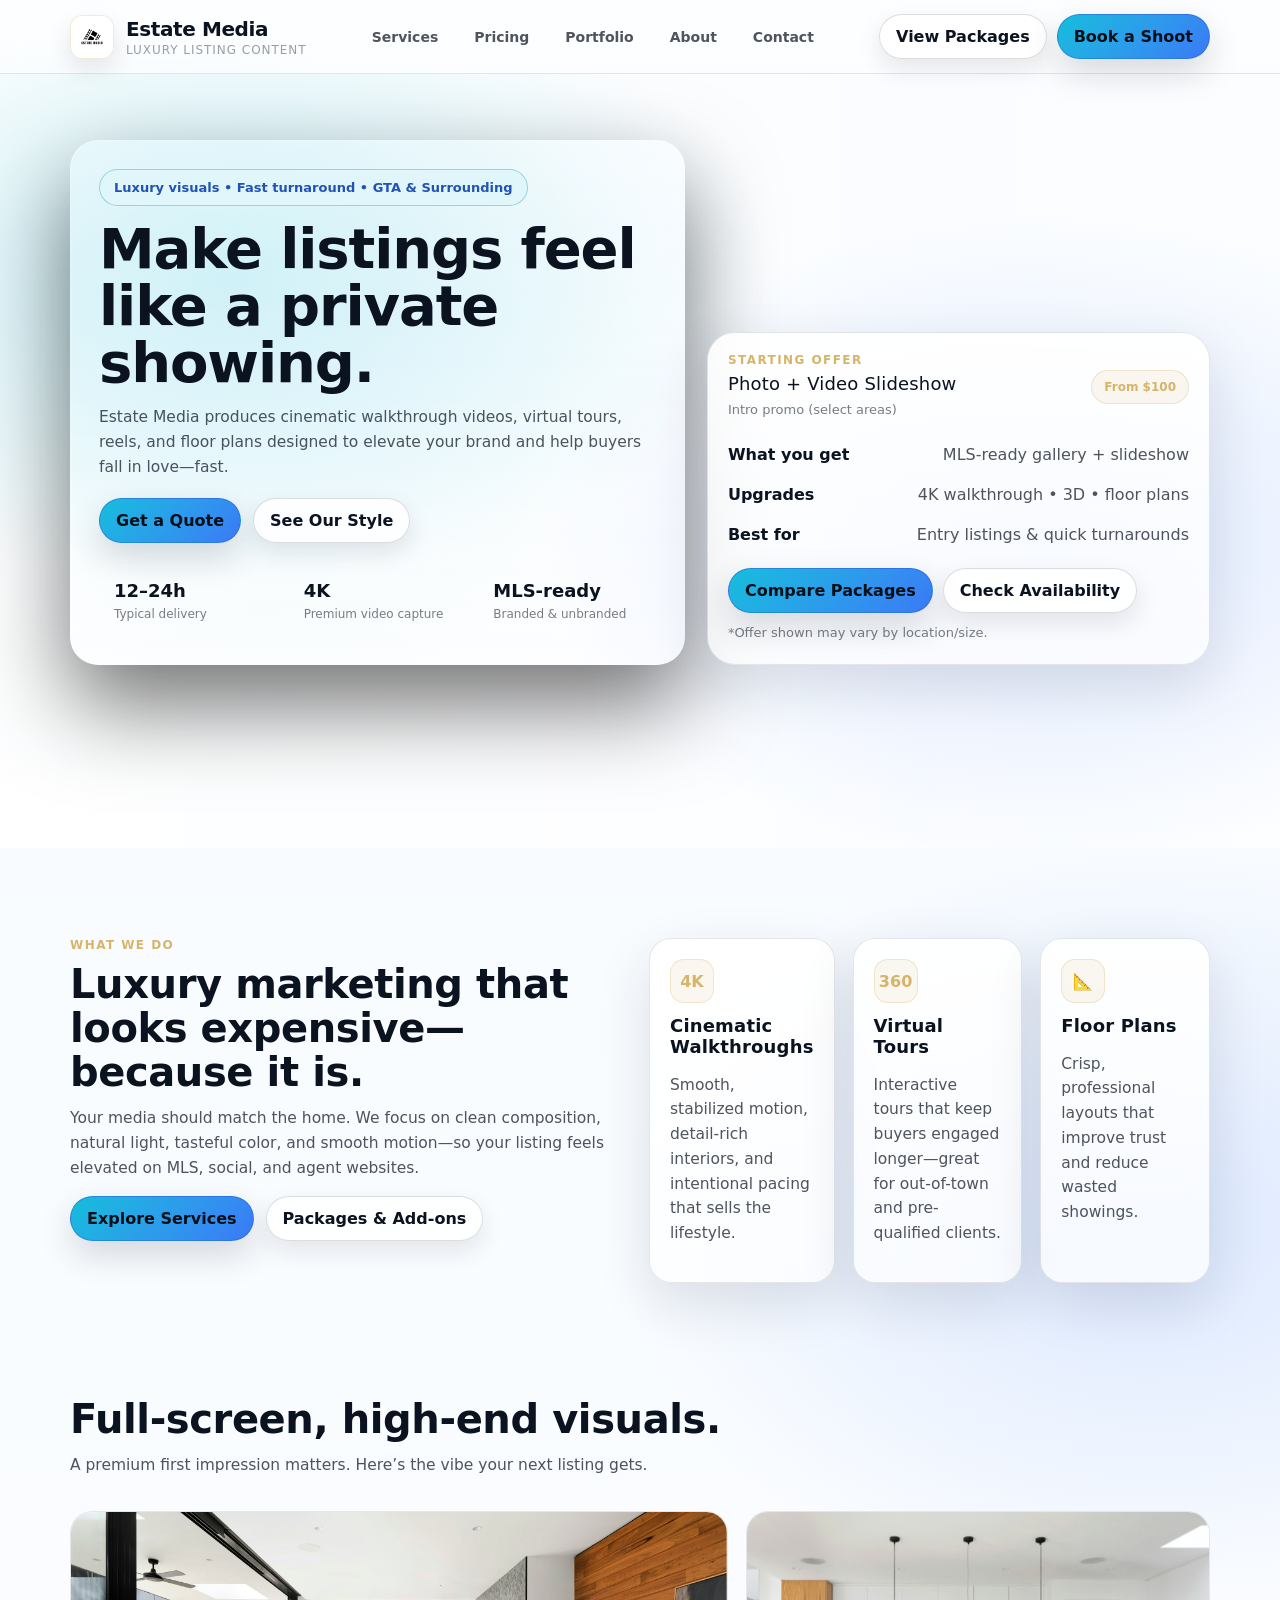
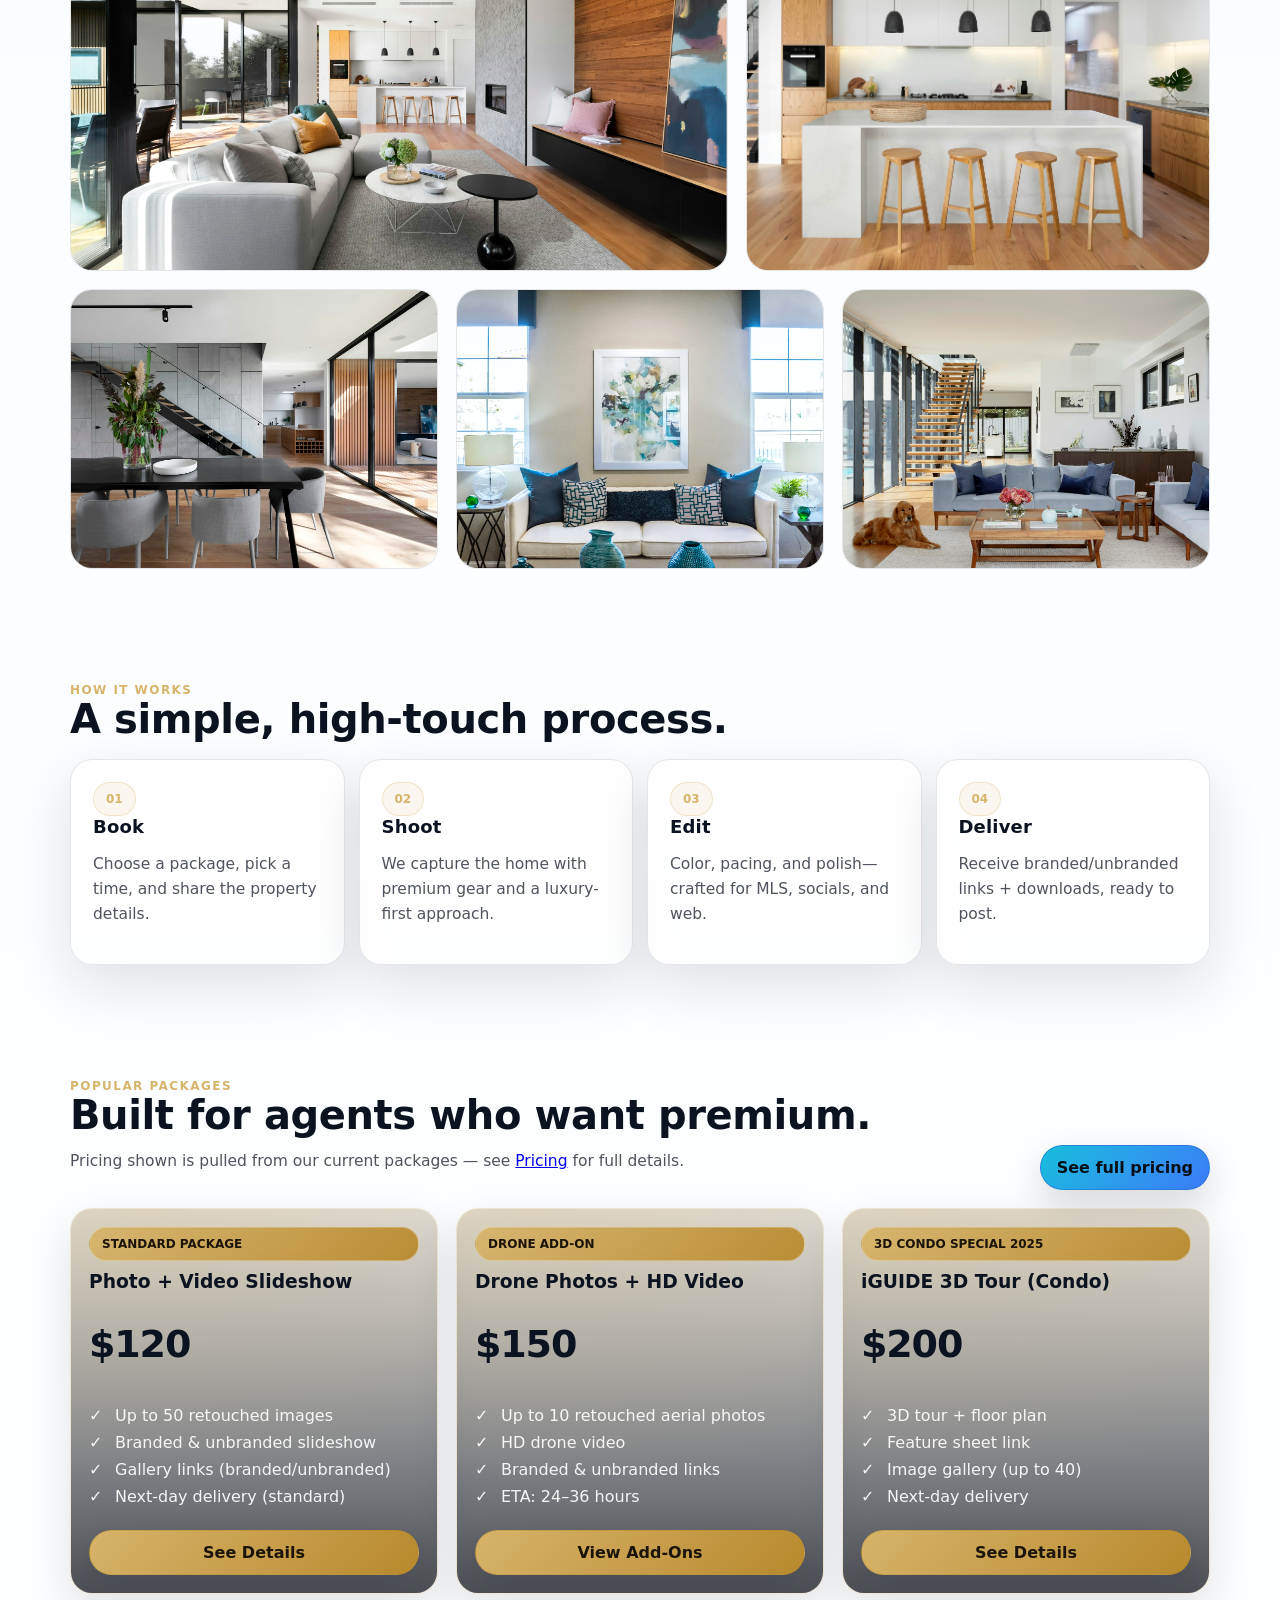
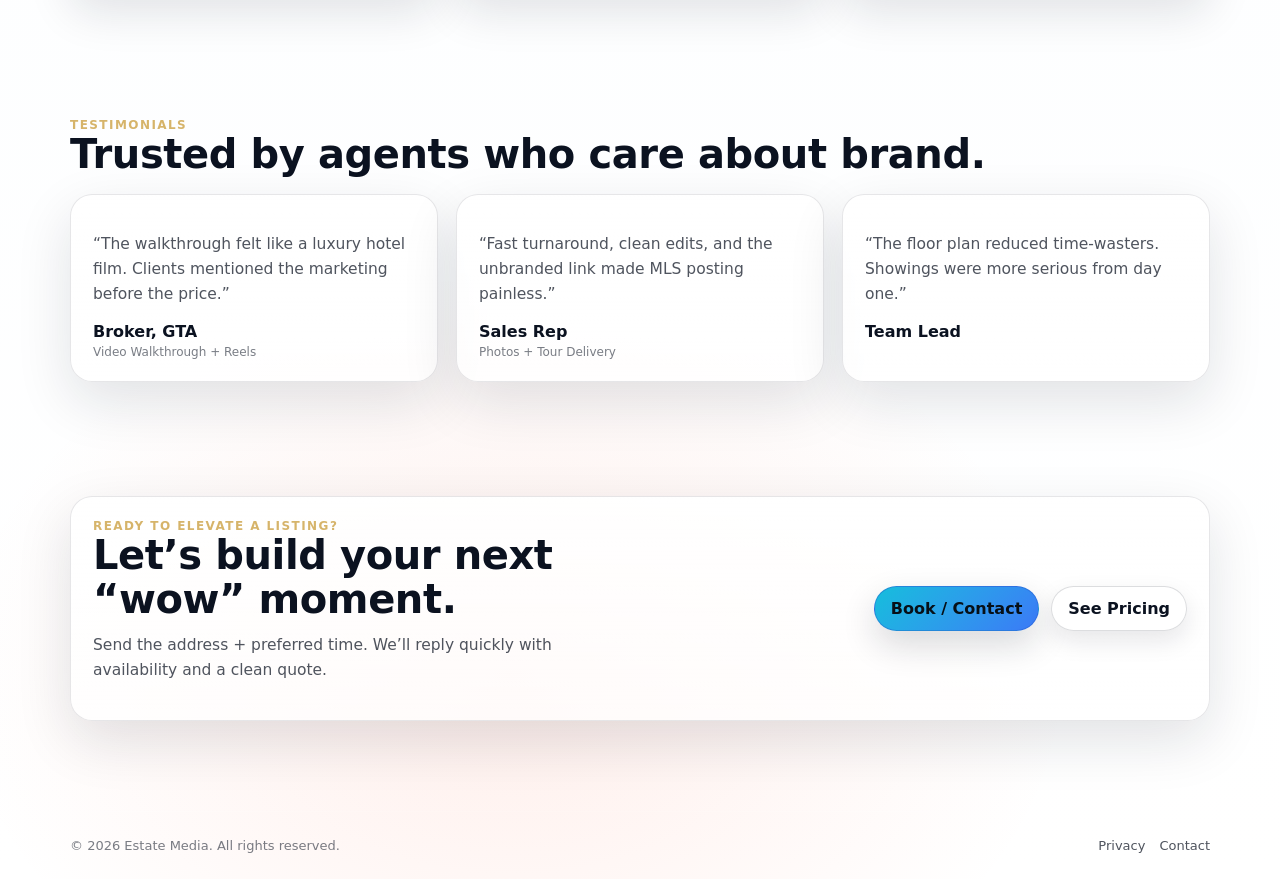
<file: index.html>
<!doctype html>
<html lang="en">

<head>
  <meta charset="utf-8" />
  <meta name="viewport" content="width=device-width, initial-scale=1" />
  <title>Estate Media — Luxury Real Estate Walkthroughs & Virtual Tours</title>
  <meta name="description"
    content="Estate Media creates luxury real estate walkthrough videos, virtual tours, reels, and floor plans across the GTA. Premium visuals. Fast turnaround." />
  <link rel="stylesheet" href="css/style.css" />
</head>

<body class="theme-ocean">
  <header class="topbar">
    <div class="container">
      <div class="nav">
        <a class="brand" href="index.html" aria-label="Estate Media home">
          <img class="logo" src="assets/img/logo.png" alt="Estate Media logo" />
          <div>
            <strong>Estate Media</strong>
            <span>Luxury Listing Content</span>
          </div>
        </a>

        <nav class="navlinks" aria-label="Primary navigation">
          <a href="services.html">Services</a>
          <a href="pricing.html">Pricing</a>
          <a href="portfolio.html">Portfolio</a>
          <a href="about.html">About</a>
          <a href="contact.html">Contact</a>
        </nav>

        <div class="nav-cta">
          <a class="btn secondary" href="pricing.html">View Packages</a>
          <a class="btn" href="contact.html">Book a Shoot</a>
          <button class="menuBtn" data-menu-btn aria-expanded="false" aria-controls="mobileMenu">Menu</button>
        </div>
      </div>

      <div id="mobileMenu" class="mobileMenu" data-mobile-menu data-open="false">
        <a href="services.html">Services</a>
        <a href="pricing.html">Pricing</a>
        <a href="portfolio.html">Portfolio</a>
        <a href="about.html">About</a>
        <a href="contact.html">Contact</a>
      </div>
    </div>
  </header>

  <main>
    <section class="hero">
      <div class="heroBg" aria-hidden="true"></div>
      <div class="container">
        <div class="heroInner">
          <div class="heroCard">
            <div class="badge">Luxury visuals • Fast turnaround • GTA & Surrounding</div>
            <h1 class="h1" style="margin-top:14px">Make listings feel like a private showing.</h1>
            <p class="p" style="margin-top:14px">
              Estate Media produces cinematic walkthrough videos, virtual tours, reels, and floor plans designed to
              elevate your brand and help buyers fall in love—fast.
            </p>

            <div class="heroActions">
              <a class="btn" href="contact.html">Get a Quote</a>
              <a class="btn secondary" href="portfolio.html">See Our Style</a>
            </div>

            <div class="heroStats">
              <div class="stat">
                <b>12–24h</b>
                <span>Typical delivery</span>
              </div>
              <div class="stat">
                <b>4K</b>
                <span>Premium video capture</span>
              </div>
              <div class="stat">
                <b>MLS-ready</b>
                <span>Branded & unbranded</span>
              </div>
            </div>
          </div>

          <aside class="heroAside">
            <div class="card asideCard">
              <div class="row">
                <div>
                  <div class="kicker">Starting Offer</div>
                  <div class="h3" style="margin-top:6px">Photo + Video Slideshow</div>
                  <div class="small" style="margin-top:6px">Intro promo (select areas)</div>
                </div>
                <div class="pill">From $100</div>
              </div>
              <ul class="list">
                <li><span>What you get</span> MLS-ready gallery + slideshow</li>
                <li><span>Upgrades</span> 4K walkthrough • 3D • floor plans</li>
                <li><span>Best for</span> Entry listings & quick turnarounds</li>
              </ul>
              <div style="margin-top:14px; display:flex; gap:10px; flex-wrap:wrap">
                <a class="btn" href="pricing.html">Compare Packages</a>
                <a class="btn secondary" href="contact.html">Check Availability</a>
              </div>
              <div class="small" style="margin-top:10px">
                *Offer shown may vary by location/size.
              </div>
            </div>
          </aside>
        </div>
      </div>
    </section>

    <section class="section">
      <div class="container">
        <div class="split">
          <div>
            <div class="kicker">What we do</div>
            <h2 class="h2" style="margin-top:10px">Luxury marketing that looks expensive—because it is.</h2>
            <p class="p" style="margin-top:12px">
              Your media should match the home. We focus on clean composition, natural light, tasteful color, and smooth
              motion—so your listing feels elevated on MLS, social, and agent websites.
            </p>
            <div style="margin-top:16px; display:flex; gap:12px; flex-wrap:wrap">
              <a class="btn" href="services.html">Explore Services</a>
              <a class="btn secondary" href="pricing.html">Packages & Add-ons</a>
            </div>
          </div>

          <div class="grid features">
            <div class="card feature">
              <div class="icon">4K</div>
              <h3 class="h3">Cinematic Walkthroughs</h3>
              <p class="p">Smooth, stabilized motion, detail-rich interiors, and intentional pacing that sells the
                lifestyle.</p>
            </div>
            <div class="card feature">
              <div class="icon">360</div>
              <h3 class="h3">Virtual Tours</h3>
              <p class="p">Interactive tours that keep buyers engaged longer—great for out-of-town and pre-qualified
                clients.</p>
            </div>
            <div class="card feature">
              <div class="icon">📐</div>
              <h3 class="h3">Floor Plans</h3>
              <p class="p">Crisp, professional layouts that improve trust and reduce wasted showings.</p>
            </div>
          </div>
        </div>
      </div>
    </section>

    <section class="section tight-top" id="showcase">
      <div class="container">
        <div style="display:flex; justify-content:space-between; gap:18px; flex-wrap:wrap; align-items:end">
          <div>
            <h2 class="h2" style="margin-top:10px">Full-screen, high-end visuals.</h2>
            <p class="p" style="margin-top:12px; max-width:62ch">A premium first impression matters. Here’s the vibe
              your next listing gets.</p>
          </div>

        </div>

        <div class="grid gallery" style="margin-top:18px">
          <div class="gItem g1">
            <img alt="Luxury mansion exterior" src="assets/img/luxury-mansion.jpeg" />
          </div>
          <div class="gItem g2">
            <img alt="Luxury modern living room" src="assets/img/luxury-living.jpeg" />
          </div>
          <div class="gItem g3">
            <img alt="Luxury kitchen" src="assets/img/luxury-interior.jpeg" />
          </div>
          <div class="gItem g4">
            <img alt="Luxury bedroom" src="assets/img/luxury-pool.jpeg" />
          </div>
          <div class="gItem g5">
            <img alt="Luxury staircase" src="assets/img/luxury-staircase.jpeg" />
          </div>
        </div>
      </div>
    </section>

    <section class="section tight-top">
      <div class="container">
        <div class="kicker">How it works</div>
        <h2 class="h2" style="margin-top:10px">A simple, high-touch process.</h2>

        <div class="grid" style="grid-template-columns:repeat(4,1fr); gap:14px; margin-top:18px">
          <div class="card pad">
            <div class="pill">01</div>
            <h3 class="h3" style="margin-top:12px">Book</h3>
            <p class="p">Choose a package, pick a time, and share the property details.</p>
          </div>
          <div class="card pad">
            <div class="pill">02</div>
            <h3 class="h3" style="margin-top:12px">Shoot</h3>
            <p class="p">We capture the home with premium gear and a luxury-first approach.</p>
          </div>
          <div class="card pad">
            <div class="pill">03</div>
            <h3 class="h3" style="margin-top:12px">Edit</h3>
            <p class="p">Color, pacing, and polish—crafted for MLS, socials, and web.</p>
          </div>
          <div class="card pad">
            <div class="pill">04</div>
            <h3 class="h3" style="margin-top:12px">Deliver</h3>
            <p class="p">Receive branded/unbranded links + downloads, ready to post.</p>
          </div>
        </div>
      </div>
    </section>

    <section class="section tight-top">
      <div class="container">
        <div style="display:flex; justify-content:space-between; align-items:end; gap:18px; flex-wrap:wrap">
          <div>
            <div class="kicker">Popular packages</div>
            <h2 class="h2" style="margin-top:10px">Built for agents who want premium.</h2>
            <p class="p" style="margin-top:12px; max-width:70ch">Pricing shown is pulled from our current packages — see
              <a href="pricing.html">Pricing</a> for full details.
            </p>
          </div>
          <a class="btn" href="pricing.html">See full pricing</a>
        </div>


        <div class="grid prices prices--home" style="margin-top:18px">
          <article class="card price-card price-card--image"
            style="--cardbg:url('https://images.unsplash.com/photo-1600585154340-be6161a56a0c?auto=format&fit=crop&w=1600&q=80')">
            <div class="price-card__overlay">
              <div class="pill pill--gold">STANDARD PACKAGE</div>
              <h3>Photo + Video Slideshow</h3>
              <div class="price-row">
                <div class="price">$120</div>
              </div>
              <ul class="checklist on-dark">
                <li>Up to 50 retouched images</li>
                <li>Branded & unbranded slideshow</li>
                <li>Gallery links (branded/unbranded)</li>
                <li>Next-day delivery (standard)</li>
              </ul>
              <a class="btn gold" href="pricing.html">See Details</a>
            </div>
          </article>

          <article class="card price-card price-card--image"
            style="--cardbg:url('https://images.unsplash.com/photo-1523413651479-597eb2da0ad6?auto=format&fit=crop&w=1600&q=80')">
            <div class="price-card__overlay">
              <div class="pill pill--gold">DRONE ADD-ON</div>
              <h3>Drone Photos + HD Video</h3>
              <div class="price-row">
                <div class="price">$150</div>
              </div>
              <ul class="checklist on-dark">
                <li>Up to 10 retouched aerial photos</li>
                <li>HD drone video</li>
                <li>Branded & unbranded links</li>
                <li>ETA: 24–36 hours</li>
              </ul>
              <a class="btn gold" href="pricing.html#addons">View Add-Ons</a>
            </div>
          </article>

          <article class="card price-card price-card--image"
            style="--cardbg:url('https://images.unsplash.com/photo-1560448204-e02f11c3d0e2?auto=format&fit=crop&w=1600&q=80')">
            <div class="price-card__overlay">
              <div class="pill pill--gold">3D CONDO SPECIAL 2025</div>
              <h3>iGUIDE 3D Tour (Condo)</h3>
              <div class="price-row">
                <div class="price">$200</div>
              </div>
              <ul class="checklist on-dark">
                <li>3D tour + floor plan</li>
                <li>Feature sheet link</li>
                <li>Image gallery (up to 40)</li>
                <li>Next-day delivery</li>
              </ul>
              <a class="btn gold" href="pricing.html">See Details</a>
            </div>
          </article>
        </div>



        <div class="small" style="margin-top:10px">
        </div>
      </div>
    </section>

    <section class="section tight-top">
      <div class="container">
        <div class="kicker">Testimonials</div>
        <h2 class="h2" style="margin-top:10px">Trusted by agents who care about brand.</h2>

        <div class="grid testimonials" style="margin-top:18px">
          <div class="card quote">
            <p class="p">“The walkthrough felt like a luxury hotel film. Clients mentioned the marketing before the
              price.”</p>
            <div class="name">Broker, GTA</div>
            <div class="role">Video Walkthrough + Reels</div>
          </div>
          <div class="card quote">
            <p class="p">“Fast turnaround, clean edits, and the unbranded link made MLS posting painless.”</p>
            <div class="name">Sales Rep</div>
            <div class="role">Photos + Tour Delivery</div>
          </div>
          <div class="card quote">
            <p class="p">“The floor plan reduced time-wasters. Showings were more serious from day one.”</p>
            <div class="name">Team Lead</div>
          </div>
        </div>
      </div>
    </section>

    <section class="section tight-top">
      <div class="container">
        <div class="card pad">
          <div class="split" style="align-items:center">
            <div>
              <div class="kicker">Ready to elevate a listing?</div>
              <h2 class="h2" style="margin-top:10px">Let’s build your next “wow” moment.</h2>
              <p class="p" style="margin-top:12px">Send the address + preferred time. We’ll reply quickly with
                availability and a clean quote.</p>
            </div>
            <div style="display:flex; gap:12px; justify-content:flex-end; flex-wrap:wrap">
              <a class="btn" href="contact.html">Book / Contact</a>
              <a class="btn secondary" href="pricing.html">See Pricing</a>
            </div>
          </div>
        </div>
      </div>
    </section>
  </main>

  <footer class="footer">
    <div class="container" style="display:flex; justify-content:space-between; gap:14px; flex-wrap:wrap">
      <div>© <span id="year"></span> Estate Media. All rights reserved.</div>
      <div style="display:flex; gap:14px; flex-wrap:wrap">
        <a href="privacy.html">Privacy</a>
        <a href="contact.html">Contact</a>
      </div>
    </div>
  </footer>

  <script src="js/main.js"></script>
  <script>
    document.getElementById('year').textContent = new Date().getFullYear();
  </script>
</body>

</html>
</file>
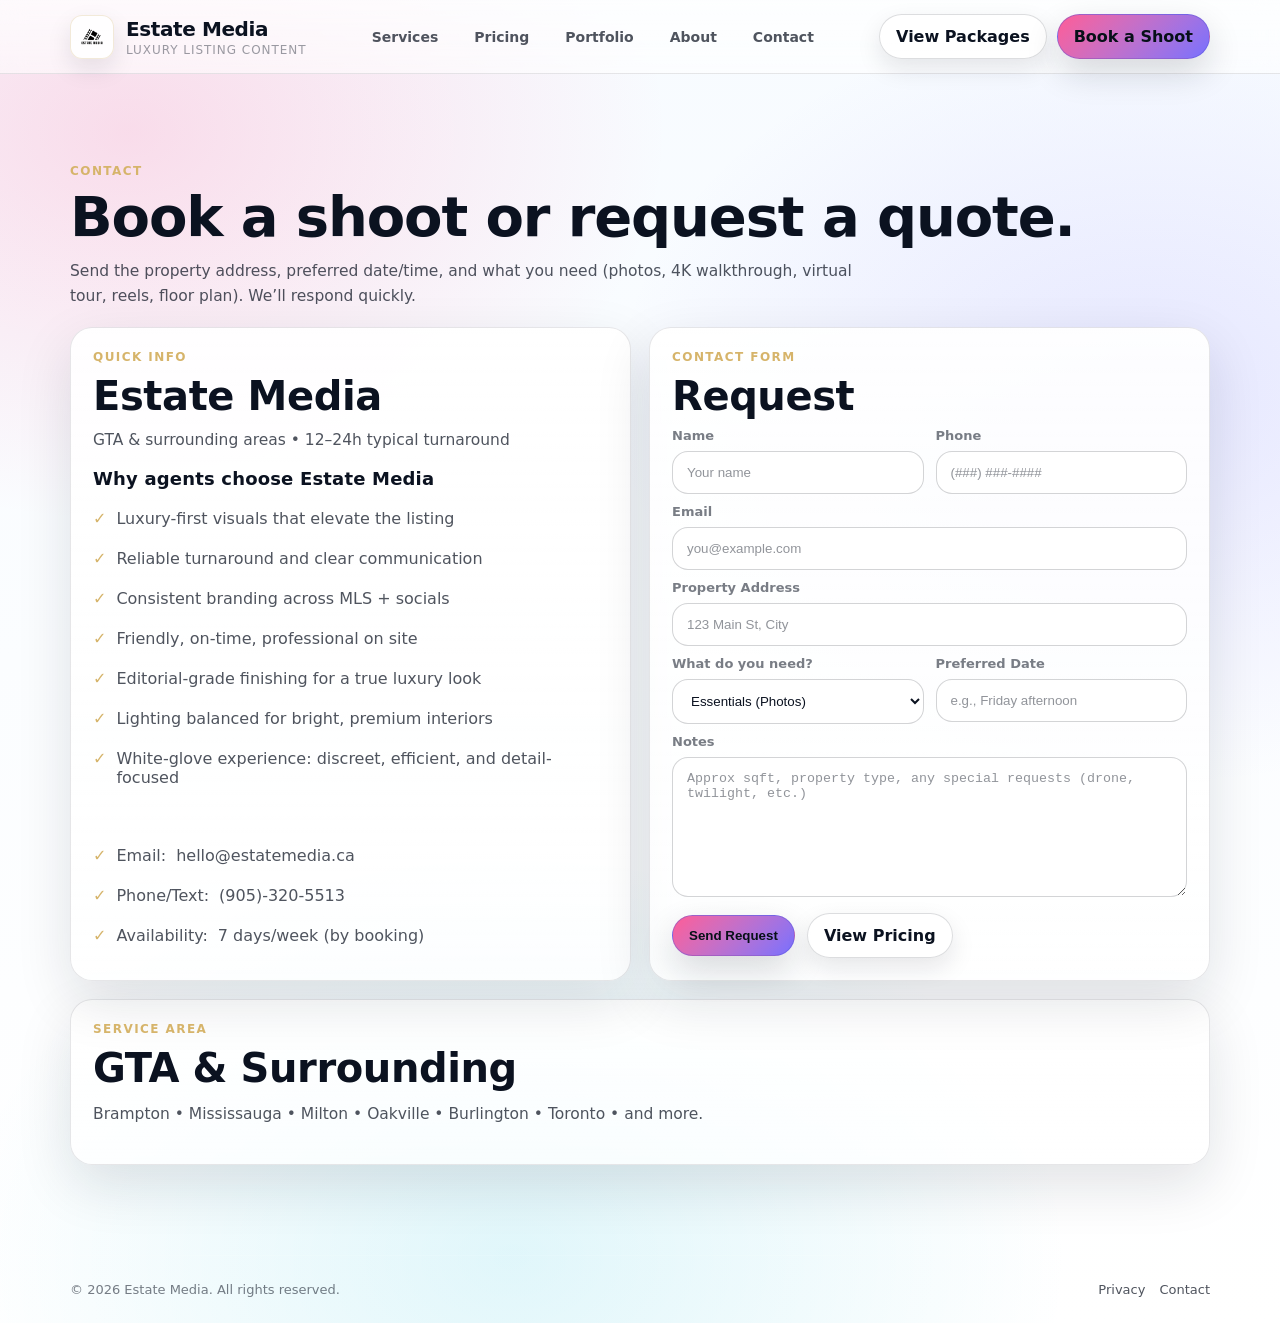
<file: contact.html>
<!doctype html>
<html lang="en">

<head>
  <meta charset="utf-8" />
  <meta name="viewport" content="width=device-width, initial-scale=1" />
  <title>Contact — Estate Media</title>
  <meta name="description"
    content="Contact Estate Media to book luxury real estate photos, walkthrough videos, and virtual tours." />
  <link rel="stylesheet" href="css/style.css" />
</head>

<body class="theme-rose">
  <header class="topbar">
    <div class="container">
      <div class="nav">
        <a class="brand" href="index.html" aria-label="Estate Media home">
          <img class="logo" src="assets/img/logo.png" alt="Estate Media logo" />
          <div>
            <strong>Estate Media</strong>
            <span>Luxury Listing Content</span>
          </div>
        </a>
        <nav class="navlinks" aria-label="Primary navigation">
          <a href="services.html">Services</a>
          <a href="pricing.html">Pricing</a>
          <a href="portfolio.html">Portfolio</a>
          <a href="about.html">About</a>
          <a href="contact.html">Contact</a>
        </nav>
        <div class="nav-cta">
          <a class="btn secondary" href="pricing.html">View Packages</a>
          <a class="btn" href="contact.html">Book a Shoot</a>
          <button class="menuBtn" data-menu-btn aria-expanded="false" aria-controls="mobileMenu">Menu</button>
        </div>
      </div>
      <div id="mobileMenu" class="mobileMenu" data-mobile-menu data-open="false">
        <a href="services.html">Services</a>
        <a href="pricing.html">Pricing</a>
        <a href="portfolio.html">Portfolio</a>
        <a href="about.html">About</a>
        <a href="contact.html">Contact</a>
      </div>
    </div>
  </header>

  <main>
    <section class="section">
      <div class="container">
        <div class="kicker">Contact</div>
        <h1 class="h1" style="margin-top:10px">Book a shoot or request a quote.</h1>
        <p class="p" style="margin-top:14px; max-width:82ch">Send the property address, preferred date/time, and what
          you need (photos, 4K walkthrough, virtual tour, reels, floor plan). We’ll respond quickly.</p>

        <div class="grid" style="grid-template-columns:1fr 1fr; gap:18px; margin-top:18px">
          <div class="card pad">
            <div class="kicker">Quick info</div>
            <h2 class="h2" style="margin-top:10px">Estate Media</h2>
            <p class="p" style="margin-top:10px">GTA & surrounding areas • 12–24h typical turnaround</p>
            <ul class="checks" style="margin-top:10px">
              <!-- Why agents choose Estate Media -->
              <div class="quickInfoBlock">
                <h3 class="h3" style="margin-top:14px;">Why agents choose Estate Media</h3>
                <ul class="checks" style="margin-top:10px;">
                  <li><i>✓</i> Luxury-first visuals that elevate the listing</li>
                  <li><i>✓</i> Reliable turnaround and clear communication</li>
                  <li><i>✓</i> Consistent branding across MLS + socials</li>
                  <li><i>✓</i> Friendly, on-time, professional on site</li>
                  <li><i>✓</i> Editorial-grade finishing for a true luxury look</li>
                  <li><i>✓</i> Lighting balanced for bright, premium interiors</li>
                  <li><i>✓</i> White-glove experience: discreet, efficient, and detail-focused</li>
                </ul>
              </div>
              <div>
                <br>
                <br>
              </div>
              <li><i>✓</i> Email: <span>hello@estatemedia.ca</span></li>
              <li><i>✓</i> Phone/Text: <span>(905)-320-5513</span></li>
              <li><i>✓</i> Availability: <span>7 days/week (by booking)</span></li>
            </ul>

          </div>

          <div class="card pad">
            <div class="kicker">Contact form</div>
            <h2 class="h2" style="margin-top:10px">Request</h2>

            <!--
              Hook this form up in 2 minutes:
              Option A (Formspree): create a form, replace action with your endpoint.
              Option B (Netlify): add netlify attributes and deploy.
            -->

            <form data-contact-form action="#" method="post">
              <div class="formGrid">
                <div>
                  <label for="name">Name</label>
                  <input id="name" name="name" placeholder="Your name" required />
                </div>
                <div>
                  <label for="phone">Phone</label>
                  <input id="phone" name="phone" placeholder="(###) ###-####" />
                </div>
              </div>

              <label for="email">Email</label>
              <input id="email" type="email" name="email" placeholder="you@example.com" required />

              <label for="address">Property Address</label>
              <input id="address" name="address" placeholder="123 Main St, City" required />

              <div class="formGrid">
                <div>
                  <label for="service">What do you need?</label>
                  <select id="service" name="service">
                    <option>Essentials (Photos)</option>
                    <option>Photography & Video Slideshow</option>
                    <option>Video Walk‑Through & Photography</option>
                    <option>Drone Photography & Video</option>
                    <option>Instagram / TikTok Video</option>
                    <option>Custom Tailored Options...</option>
                  </select>
                </div>
                <div>
                  <label for="date">Preferred Date</label>
                  <input id="date" name="date" placeholder="e.g., Friday afternoon" />
                </div>
              </div>

              <label for="message">Notes</label>
              <textarea id="message" name="message"
                placeholder="Approx sqft, property type, any special requests (drone, twilight, etc.)"></textarea>

              <div style="display:flex; gap:12px; align-items:center; flex-wrap:wrap; margin-top:12px">
                <button class="btn" type="submit">Send Request</button>
                <a class="btn secondary" href="pricing.html">View Pricing</a>
              </div>

              <div class="small" data-form-status style="display:none; margin-top:10px"></div>
            </form>
          </div>
        </div>

        <div class="card pad" style="margin-top:18px">
          <div class="kicker">Service area</div>
          <h2 class="h2" style="margin-top:10px">GTA & Surrounding</h2>
          <p class="p" style="margin-top:12px">Brampton • Mississauga • Milton • Oakville • Burlington • Toronto • and
            more.</p>

        </div>

      </div>
    </section>
  </main>

  <footer class="footer">
    <div class="container" style="display:flex; justify-content:space-between; gap:14px; flex-wrap:wrap">
      <div>© <span id="year"></span> Estate Media. All rights reserved.</div>
      <div style="display:flex; gap:14px; flex-wrap:wrap">
        <a href="privacy.html">Privacy</a>
        <a href="contact.html">Contact</a>
      </div>
    </div>
  </footer>

  <script src="js/main.js"></script>
  <script>document.getElementById('year').textContent = new Date().getFullYear();</script>
</body>

</html>
</file>
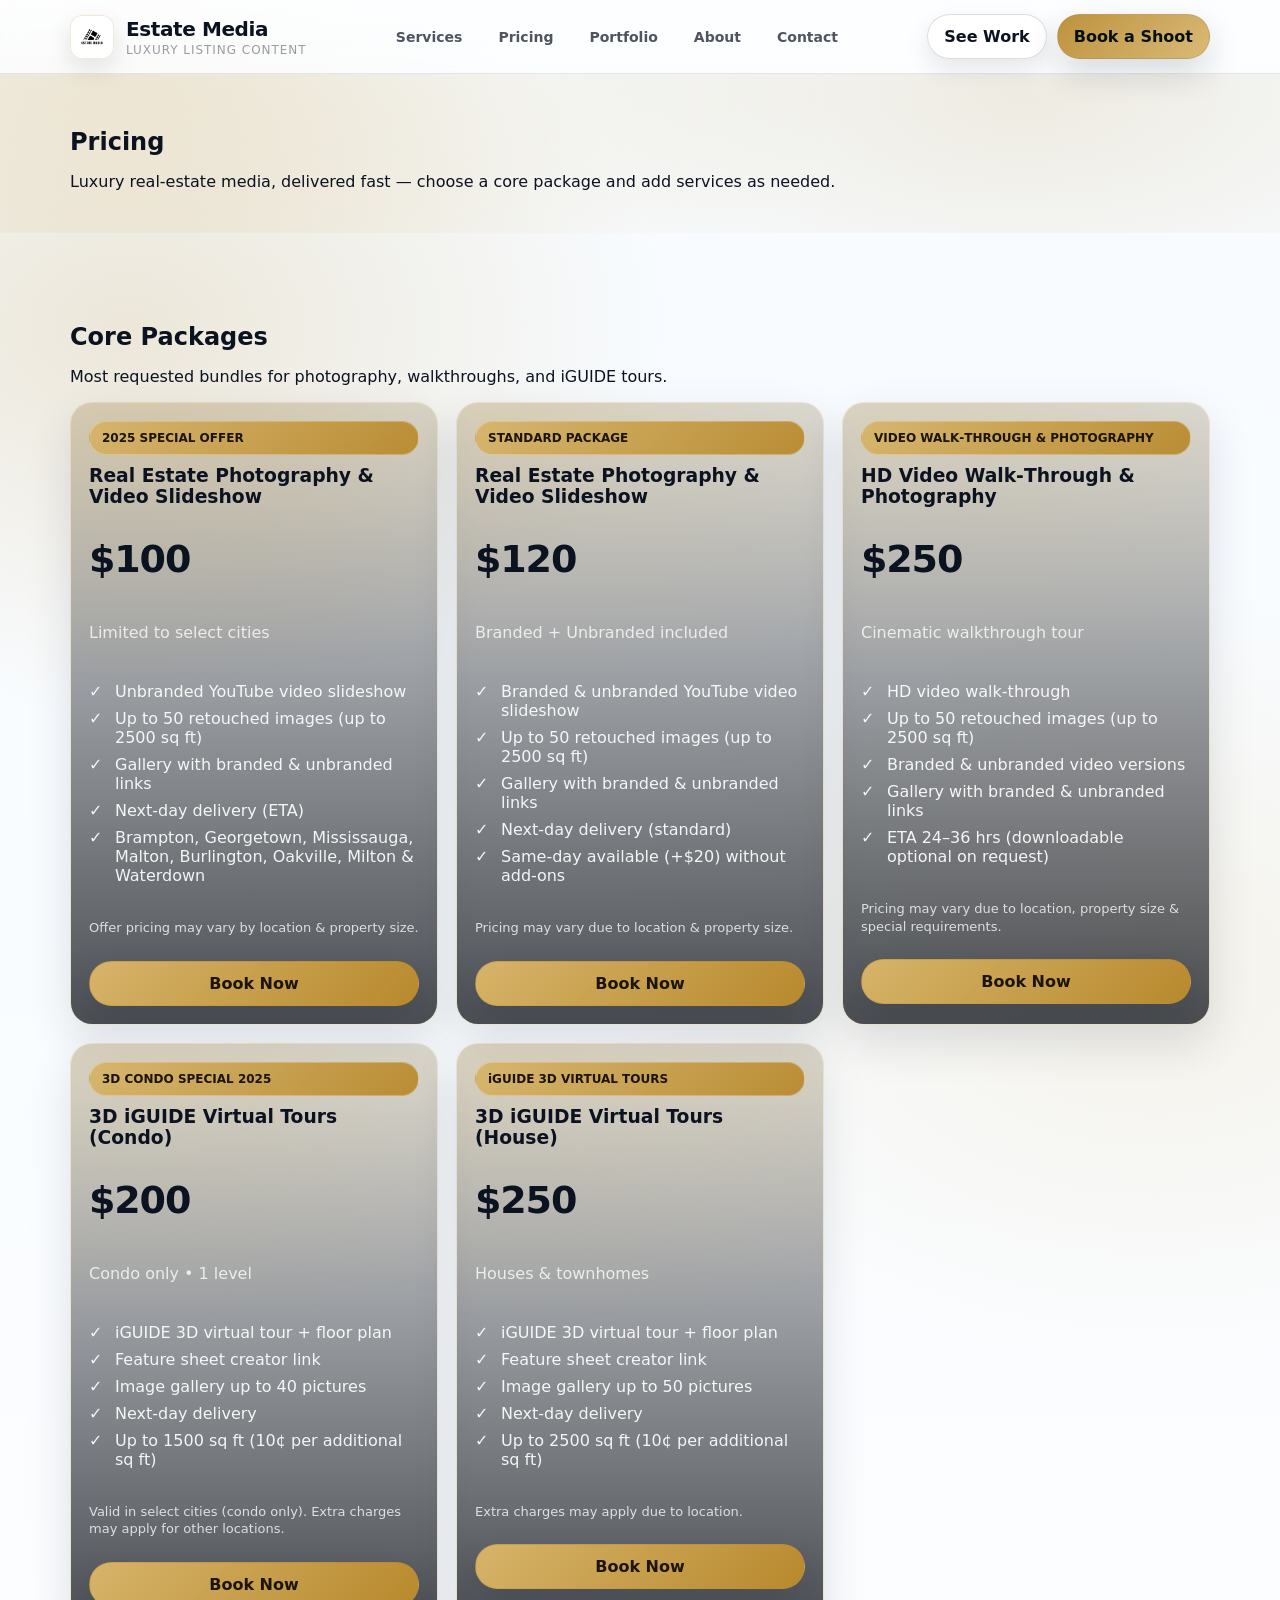
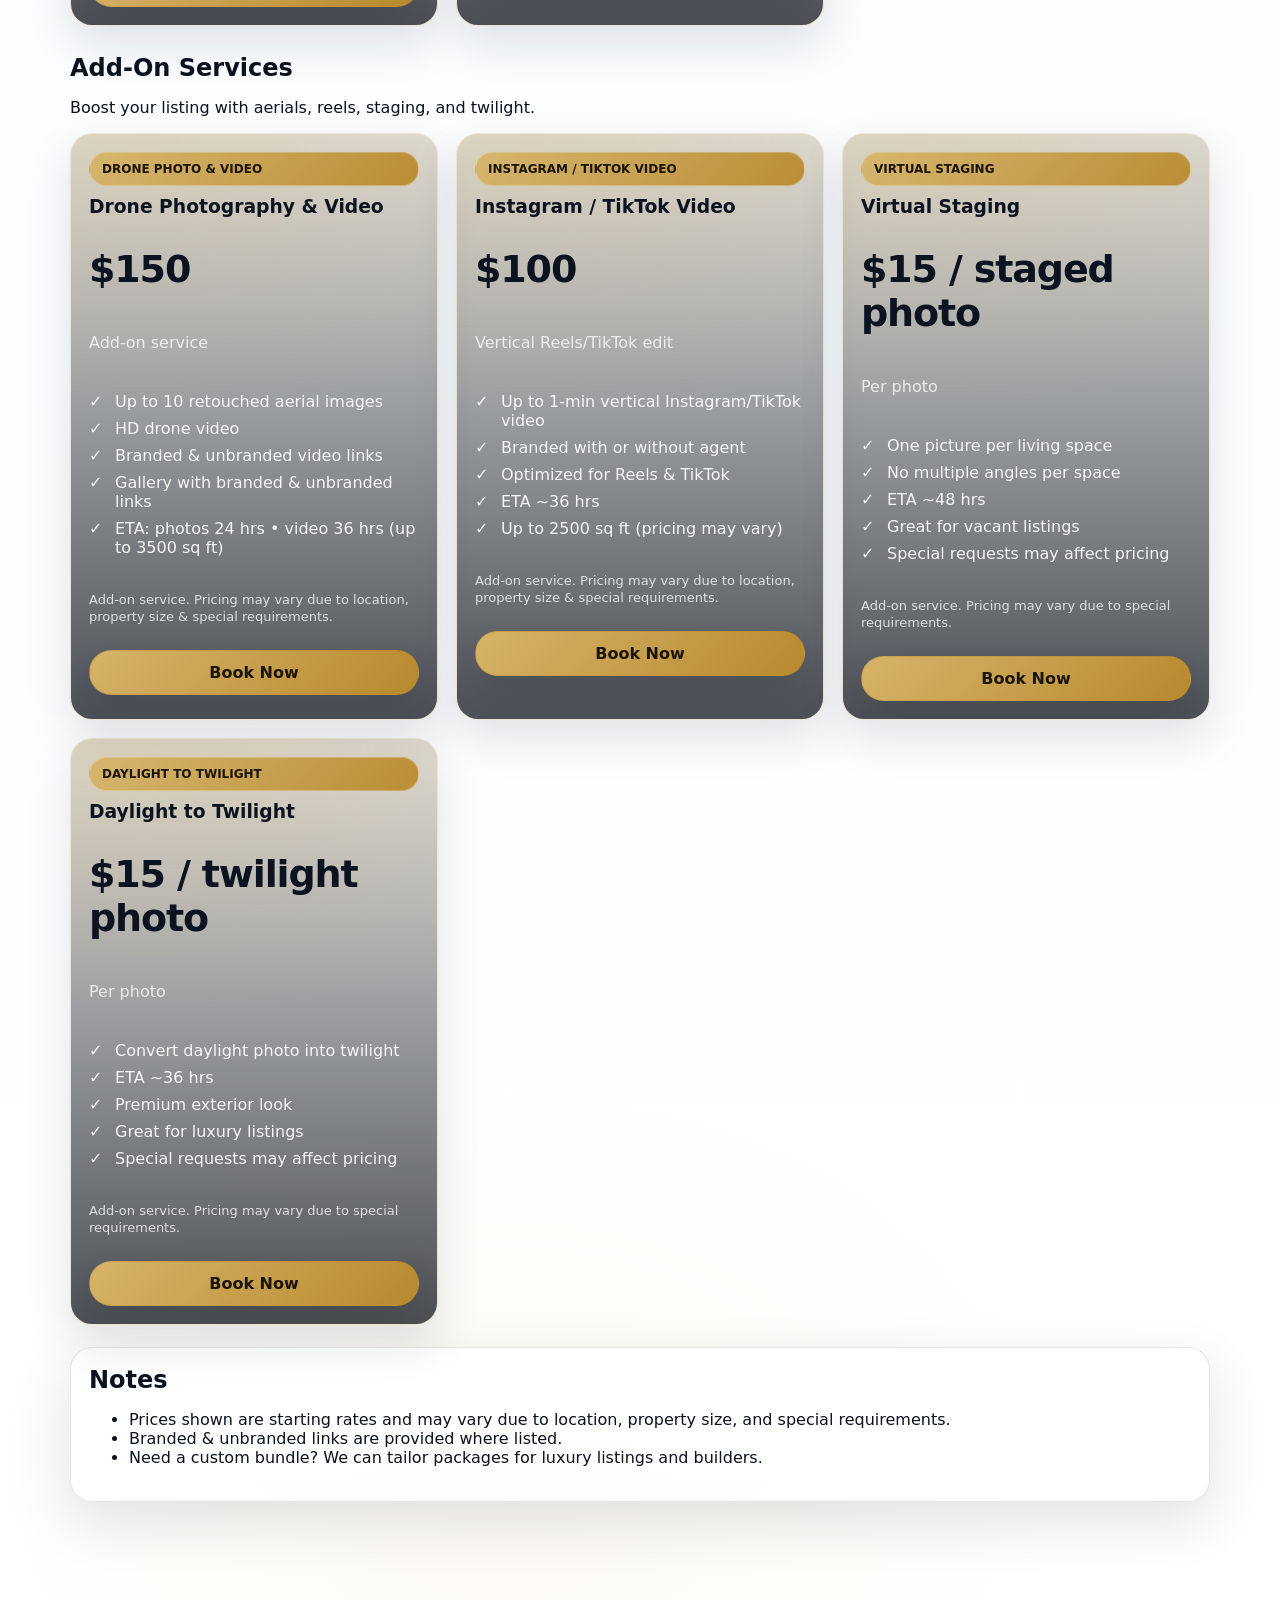
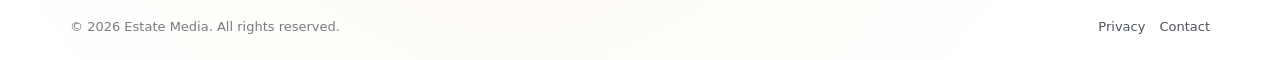
<file: pricing.html>
<!doctype html>
<html lang="en">
<head>
  <meta charset="utf-8" />
  <meta name="viewport" content="width=device-width, initial-scale=1" />
  <title>Pricing — Estate Media</title>
  <meta name="description" content="Estate Media packages for luxury real estate photography, walkthrough video, reels, virtual tours, and floor plans." />
  <link rel="stylesheet" href="css/style.css" />
</head>
<body class="theme-gold">
  <header class="topbar">
    <div class="container">
      <div class="nav">
        <a class="brand" href="index.html" aria-label="Estate Media home">
          <img class="logo" src="assets/img/logo.png" alt="Estate Media logo" />
          <div>
            <strong>Estate Media</strong>
            <span>Luxury Listing Content</span>
          </div>
        </a>
        <nav class="navlinks" aria-label="Primary navigation">
          <a href="services.html">Services</a>
          <a href="pricing.html">Pricing</a>
          <a href="portfolio.html">Portfolio</a>
          <a href="about.html">About</a>
          <a href="contact.html">Contact</a>
        </nav>
        <div class="nav-cta">
          <a class="btn secondary" href="portfolio.html">See Work</a>
          <a class="btn" href="contact.html">Book a Shoot</a>
          <button class="menuBtn" data-menu-btn aria-expanded="false" aria-controls="mobileMenu">Menu</button>
        </div>
      </div>
      <div id="mobileMenu" class="mobileMenu" data-mobile-menu data-open="false">
        <a href="services.html">Services</a>
        <a href="pricing.html">Pricing</a>
        <a href="portfolio.html">Portfolio</a>
        <a href="about.html">About</a>
        <a href="contact.html">Contact</a>
      </div>
    </div>
  </header>

  

<main>
  <section class="page-hero compact pricing-hero">
    <div class="container">
      <h1>Pricing</h1>
      <p class="lead">Luxury real-estate media, delivered fast — choose a core package and add services as needed.</p>
    </div>
  </section>

  <section class="section">
    <div class="container">
      <div class="section-head">
        <h2>Core Packages</h2>
        <p class="muted">Most requested bundles for photography, walkthroughs, and iGUIDE tours.</p>
      </div>

      <div class="grid prices prices--feature">
        
      <article class="card price-card price-card--image" style="--cardbg:url('https://images.unsplash.com/photo-1505693416388-ac5ce068fe85?auto=format&fit=crop&w=1600&q=80')">
        <div class="price-card__overlay">
          <div class="pill pill--gold">2025 SPECIAL OFFER</div>
          <h3>Real Estate Photography & Video Slideshow</h3>
          <div class="price-row"><div class="price">$100</div></div>
          <p class="muted on-dark">Limited to select cities</p>
          <ul class="checklist on-dark">
            <li>Unbranded YouTube video slideshow</li><li>Up to 50 retouched images (up to 2500 sq ft)</li><li>Gallery with branded & unbranded links</li><li>Next‑day delivery (ETA)</li><li>Brampton, Georgetown, Mississauga, Malton, Burlington, Oakville, Milton & Waterdown</li>
          </ul>
          <p class="fineprint on-dark">Offer pricing may vary by location & property size.</p>
          <a class="btn gold" href="contact.html">Book Now</a>
        </div>
      </article>
    

      <article class="card price-card price-card--image" style="--cardbg:url('https://images.unsplash.com/photo-1600585154340-be6161a56a0c?auto=format&fit=crop&w=1600&q=80')">
        <div class="price-card__overlay">
          <div class="pill pill--gold">STANDARD PACKAGE</div>
          <h3>Real Estate Photography & Video Slideshow</h3>
          <div class="price-row"><div class="price">$120</div></div>
          <p class="muted on-dark">Branded + Unbranded included</p>
          <ul class="checklist on-dark">
            <li>Branded & unbranded YouTube video slideshow</li><li>Up to 50 retouched images (up to 2500 sq ft)</li><li>Gallery with branded & unbranded links</li><li>Next‑day delivery (standard)</li><li>Same‑day available (+$20) without add‑ons</li>
          </ul>
          <p class="fineprint on-dark">Pricing may vary due to location & property size.</p>
          <a class="btn gold" href="contact.html">Book Now</a>
        </div>
      </article>
    

      <article class="card price-card price-card--image" style="--cardbg:url('https://images.unsplash.com/photo-1502005229762-cf1b2da7c5d6?auto=format&fit=crop&w=1600&q=80')">
        <div class="price-card__overlay">
          <div class="pill pill--gold">VIDEO WALK‑THROUGH & PHOTOGRAPHY</div>
          <h3>HD Video Walk‑Through & Photography</h3>
          <div class="price-row"><div class="price">$250</div></div>
          <p class="muted on-dark">Cinematic walkthrough tour</p>
          <ul class="checklist on-dark">
            <li>HD video walk‑through</li><li>Up to 50 retouched images (up to 2500 sq ft)</li><li>Branded & unbranded video versions</li><li>Gallery with branded & unbranded links</li><li>ETA 24–36 hrs (downloadable optional on request)</li>
          </ul>
          <p class="fineprint on-dark">Pricing may vary due to location, property size & special requirements.</p>
          <a class="btn gold" href="contact.html">Book Now</a>
        </div>
      </article>
    

      <article class="card price-card price-card--image" style="--cardbg:url('https://images.unsplash.com/photo-1560448204-e02f11c3d0e2?auto=format&fit=crop&w=1600&q=80')">
        <div class="price-card__overlay">
          <div class="pill pill--gold">3D CONDO SPECIAL 2025</div>
          <h3>3D iGUIDE Virtual Tours (Condo)</h3>
          <div class="price-row"><div class="price">$200</div></div>
          <p class="muted on-dark">Condo only • 1 level</p>
          <ul class="checklist on-dark">
            <li>iGUIDE 3D virtual tour + floor plan</li><li>Feature sheet creator link</li><li>Image gallery up to 40 pictures</li><li>Next‑day delivery</li><li>Up to 1500 sq ft (10¢ per additional sq ft)</li>
          </ul>
          <p class="fineprint on-dark">Valid in select cities (condo only). Extra charges may apply for other locations.</p>
          <a class="btn gold" href="contact.html">Book Now</a>
        </div>
      </article>
    

      <article class="card price-card price-card--image" style="--cardbg:url('https://images.unsplash.com/photo-1600607687939-ce8a6c25118c?auto=format&fit=crop&w=1600&q=80')">
        <div class="price-card__overlay">
          <div class="pill pill--gold">iGUIDE 3D VIRTUAL TOURS</div>
          <h3>3D iGUIDE Virtual Tours (House)</h3>
          <div class="price-row"><div class="price">$250</div></div>
          <p class="muted on-dark">Houses & townhomes</p>
          <ul class="checklist on-dark">
            <li>iGUIDE 3D virtual tour + floor plan</li><li>Feature sheet creator link</li><li>Image gallery up to 50 pictures</li><li>Next‑day delivery</li><li>Up to 2500 sq ft (10¢ per additional sq ft)</li>
          </ul>
          <p class="fineprint on-dark">Extra charges may apply due to location.</p>
          <a class="btn gold" href="contact.html">Book Now</a>
        </div>
      </article>
    
      </div>

      <div class="section-head" style="margin-top:28px;">
        <h2>Add‑On Services</h2>
        <p class="muted">Boost your listing with aerials, reels, staging, and twilight.</p>
      </div>

      <div class="grid prices prices--addons">
        
      <article class="card price-card price-card--image" style="--cardbg:url('https://images.unsplash.com/photo-1523413651479-597eb2da0ad6?auto=format&fit=crop&w=1600&q=80')">
        <div class="price-card__overlay">
          <div class="pill pill--gold">DRONE PHOTO & VIDEO</div>
          <h3>Drone Photography & Video</h3>
          <div class="price-row"><div class="price">$150</div></div>
          <p class="muted on-dark">Add‑on service</p>
          <ul class="checklist on-dark">
            <li>Up to 10 retouched aerial images</li><li>HD drone video</li><li>Branded & unbranded video links</li><li>Gallery with branded & unbranded links</li><li>ETA: photos 24 hrs • video 36 hrs (up to 3500 sq ft)</li>
          </ul>
          <p class="fineprint on-dark">Add‑on service. Pricing may vary due to location, property size & special requirements.</p>
          <a class="btn gold" href="contact.html">Book Now</a>
        </div>
      </article>
    

      <article class="card price-card price-card--image" style="--cardbg:url('https://images.unsplash.com/photo-1545239351-1141bd82e8a6?auto=format&fit=crop&w=1600&q=80')">
        <div class="price-card__overlay">
          <div class="pill pill--gold">INSTAGRAM / TIKTOK VIDEO</div>
          <h3>Instagram / TikTok Video</h3>
          <div class="price-row"><div class="price">$100</div></div>
          <p class="muted on-dark">Vertical Reels/TikTok edit</p>
          <ul class="checklist on-dark">
            <li>Up to 1‑min vertical Instagram/TikTok video</li><li>Branded with or without agent</li><li>Optimized for Reels & TikTok</li><li>ETA ~36 hrs</li><li>Up to 2500 sq ft (pricing may vary)</li>
          </ul>
          <p class="fineprint on-dark">Add‑on service. Pricing may vary due to location, property size & special requirements.</p>
          <a class="btn gold" href="contact.html">Book Now</a>
        </div>
      </article>
    

      <article class="card price-card price-card--image" style="--cardbg:url('https://images.unsplash.com/photo-1505693314120-0d443867891c?auto=format&fit=crop&w=1600&q=80')">
        <div class="price-card__overlay">
          <div class="pill pill--gold">VIRTUAL STAGING</div>
          <h3>Virtual Staging</h3>
          <div class="price-row"><div class="price">$15 / staged photo</div></div>
          <p class="muted on-dark">Per photo</p>
          <ul class="checklist on-dark">
            <li>One picture per living space</li><li>No multiple angles per space</li><li>ETA ~48 hrs</li><li>Great for vacant listings</li><li>Special requests may affect pricing</li>
          </ul>
          <p class="fineprint on-dark">Add‑on service. Pricing may vary due to special requirements.</p>
          <a class="btn gold" href="contact.html">Book Now</a>
        </div>
      </article>
    

      <article class="card price-card price-card--image" style="--cardbg:url('https://images.unsplash.com/photo-1494526585095-c41746248156?auto=format&fit=crop&w=1600&q=80')">
        <div class="price-card__overlay">
          <div class="pill pill--gold">DAYLIGHT TO TWILIGHT</div>
          <h3>Daylight to Twilight</h3>
          <div class="price-row"><div class="price">$15 / twilight photo</div></div>
          <p class="muted on-dark">Per photo</p>
          <ul class="checklist on-dark">
            <li>Convert daylight photo into twilight</li><li>ETA ~36 hrs</li><li>Premium exterior look</li><li>Great for luxury listings</li><li>Special requests may affect pricing</li>
          </ul>
          <p class="fineprint on-dark">Add‑on service. Pricing may vary due to special requirements.</p>
          <a class="btn gold" href="contact.html">Book Now</a>
        </div>
      </article>
    
      </div>

      <div class="section-note card" style="margin-top:22px; padding:18px;">
        <h2>Notes</h2>
        <ul class="bullets">
          <li>Prices shown are starting rates and may vary due to location, property size, and special requirements.</li>
          <li>Branded & unbranded links are provided where listed.</li>
          <li>Need a custom bundle? We can tailor packages for luxury listings and builders.</li>
        </ul>
      </div>
    </div>
  </section>
</main>



  <footer class="footer">
    <div class="container" style="display:flex; justify-content:space-between; gap:14px; flex-wrap:wrap">
      <div>© <span id="year"></span> Estate Media. All rights reserved.</div>
      <div style="display:flex; gap:14px; flex-wrap:wrap">
        <a href="privacy.html">Privacy</a>
        <a href="contact.html">Contact</a>
      </div>
    </div>
  </footer>

  <script src="js/main.js"></script>
  <script>document.getElementById('year').textContent = new Date().getFullYear();</script>
</body>
</html>
</file>
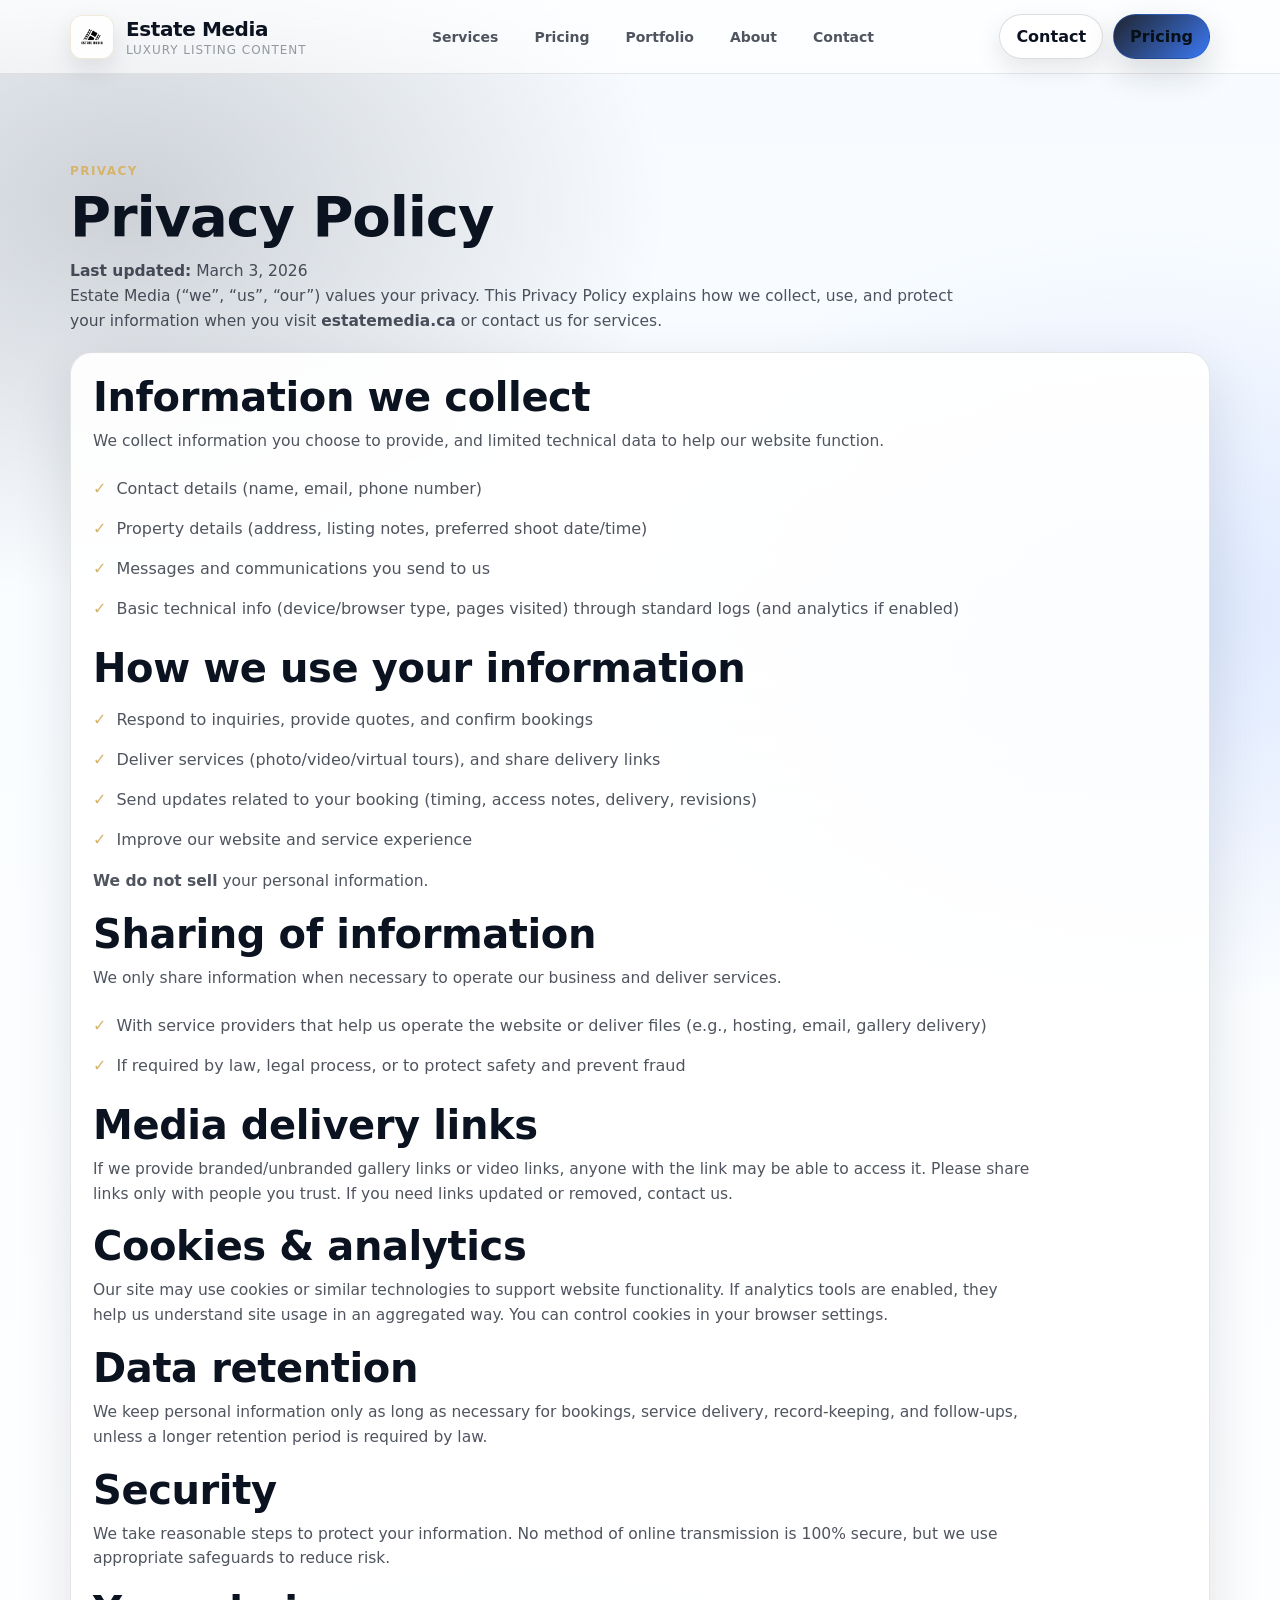
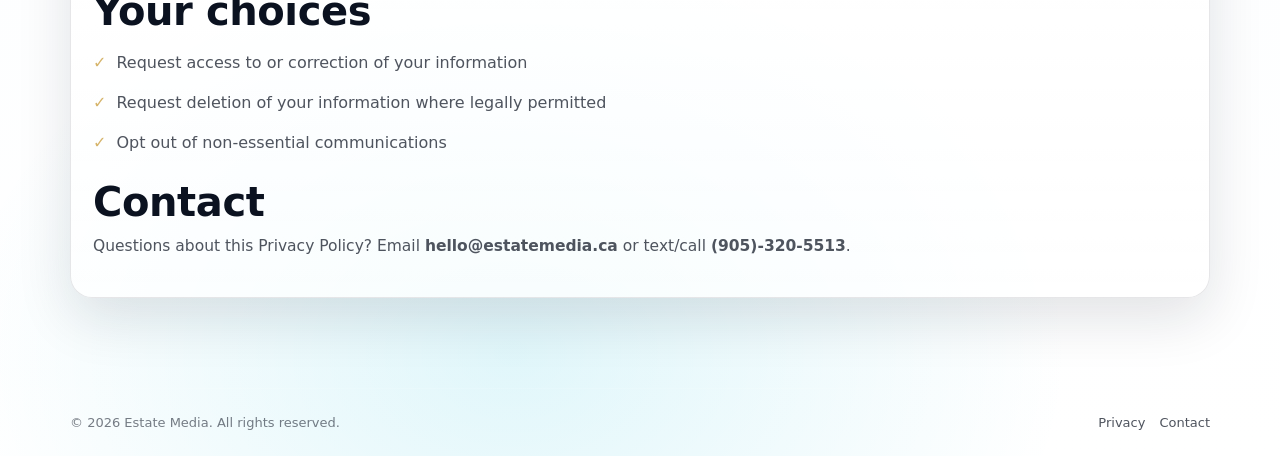
<file: privacy.html>
<!doctype html>
<html lang="en">

<head>
  <meta charset="utf-8" />
  <meta name="viewport" content="width=device-width, initial-scale=1" />
  <title>Privacy Policy — Estate Media</title>
  <meta name="description" content="Privacy policy for Estate Media." />
  <link rel="stylesheet" href="css/style.css" />
</head>

<body class="theme-neutral">
  <header class="topbar">
    <div class="container">
      <div class="nav">
        <a class="brand" href="index.html" aria-label="Estate Media home">
          <img class="logo" src="assets/img/logo.png" alt="Estate Media logo" />
          <div>
            <strong>Estate Media</strong>
            <span>Luxury Listing Content</span>
          </div>
        </a>
        <nav class="navlinks" aria-label="Primary navigation">
          <a href="services.html">Services</a>
          <a href="pricing.html">Pricing</a>
          <a href="portfolio.html">Portfolio</a>
          <a href="about.html">About</a>
          <a href="contact.html">Contact</a>
        </nav>
        <div class="nav-cta">
          <a class="btn secondary" href="contact.html">Contact</a>
          <a class="btn" href="pricing.html">Pricing</a>
          <button class="menuBtn" data-menu-btn aria-expanded="false" aria-controls="mobileMenu">Menu</button>
        </div>
      </div>
      <div id="mobileMenu" class="mobileMenu" data-mobile-menu data-open="false">
        <a href="services.html">Services</a>
        <a href="pricing.html">Pricing</a>
        <a href="portfolio.html">Portfolio</a>
        <a href="about.html">About</a>
        <a href="contact.html">Contact</a>
      </div>
    </div>
  </header>

  <main>
    <section class="section">
      <div class="container">
        <div class="kicker">Privacy</div>
        <h1 class="h1" style="margin-top:10px">Privacy Policy</h1>

        <p class="p" style="margin-top:14px; max-width:90ch">
          <b>Last updated:</b> March 3, 2026
          <br>
          Estate Media (“we”, “us”, “our”) values your privacy. This Privacy Policy explains how we collect, use, and
          protect your information when you visit <b>estatemedia.ca</b> or contact us for services.
        </p>

        <div class="card pad" style="margin-top:18px">
          <h2 class="h2">Information we collect</h2>
          <p class="p" style="margin-top:10px; max-width:95ch">
            We collect information you choose to provide, and limited technical data to help our website function.
          </p>
          <ul class="checks" style="margin-top:10px">
            <li><i>✓</i> Contact details (name, email, phone number)</li>
            <li><i>✓</i> Property details (address, listing notes, preferred shoot date/time)</li>
            <li><i>✓</i> Messages and communications you send to us</li>
            <li><i>✓</i> Basic technical info (device/browser type, pages visited) through standard logs (and analytics
              if enabled)</li>
          </ul>

          <h2 class="h2" style="margin-top:18px">How we use your information</h2>
          <ul class="checks" style="margin-top:10px">
            <li><i>✓</i> Respond to inquiries, provide quotes, and confirm bookings</li>
            <li><i>✓</i> Deliver services (photo/video/virtual tours), and share delivery links</li>
            <li><i>✓</i> Send updates related to your booking (timing, access notes, delivery, revisions)</li>
            <li><i>✓</i> Improve our website and service experience</li>
          </ul>
          <p class="p" style="margin-top:10px">
            <b>We do not sell</b> your personal information.
          </p>

          <h2 class="h2" style="margin-top:18px">Sharing of information</h2>
          <p class="p" style="margin-top:10px; max-width:95ch">
            We only share information when necessary to operate our business and deliver services.
          </p>
          <ul class="checks" style="margin-top:10px">
            <li><i>✓</i> With service providers that help us operate the website or deliver files (e.g., hosting, email,
              gallery delivery)</li>
            <li><i>✓</i> If required by law, legal process, or to protect safety and prevent fraud</li>
          </ul>

          <h2 class="h2" style="margin-top:18px">Media delivery links</h2>
          <p class="p" style="margin-top:10px; max-width:95ch">
            If we provide branded/unbranded gallery links or video links, anyone with the link may be able to access it.
            Please share links only with people you trust. If you need links updated or removed, contact us.
          </p>

          <h2 class="h2" style="margin-top:18px">Cookies & analytics</h2>
          <p class="p" style="margin-top:10px; max-width:95ch">
            Our site may use cookies or similar technologies to support website functionality. If analytics tools are
            enabled,
            they help us understand site usage in an aggregated way. You can control cookies in your browser settings.
          </p>

          <h2 class="h2" style="margin-top:18px">Data retention</h2>
          <p class="p" style="margin-top:10px; max-width:95ch">
            We keep personal information only as long as necessary for bookings, service delivery, record-keeping, and
            follow-ups,
            unless a longer retention period is required by law.
          </p>

          <h2 class="h2" style="margin-top:18px">Security</h2>
          <p class="p" style="margin-top:10px; max-width:95ch">
            We take reasonable steps to protect your information. No method of online transmission is 100% secure, but
            we use
            appropriate safeguards to reduce risk.
          </p>

          <h2 class="h2" style="margin-top:18px">Your choices</h2>
          <ul class="checks" style="margin-top:10px">
            <li><i>✓</i> Request access to or correction of your information</li>
            <li><i>✓</i> Request deletion of your information where legally permitted</li>
            <li><i>✓</i> Opt out of non-essential communications</li>
          </ul>

          <h2 class="h2" style="margin-top:18px">Contact</h2>
          <p class="p" style="margin-top:10px; max-width:95ch">
            Questions about this Privacy Policy? Email <b>hello@estatemedia.ca</b> or text/call <b>(905)-320-5513</b>.
          </p>
        </div>
      </div>
    </section>
  </main>

  <footer class="footer">
    <div class="container" style="display:flex; justify-content:space-between; gap:14px; flex-wrap:wrap">
      <div>© <span id="year"></span> Estate Media. All rights reserved.</div>
      <div style="display:flex; gap:14px; flex-wrap:wrap">
        <a href="privacy.html">Privacy</a>
        <a href="contact.html">Contact</a>
      </div>
    </div>
  </footer>

  <script src="js/main.js"></script>
  <script>document.getElementById('year').textContent = new Date().getFullYear();</script>
</body>

</html>
</file>
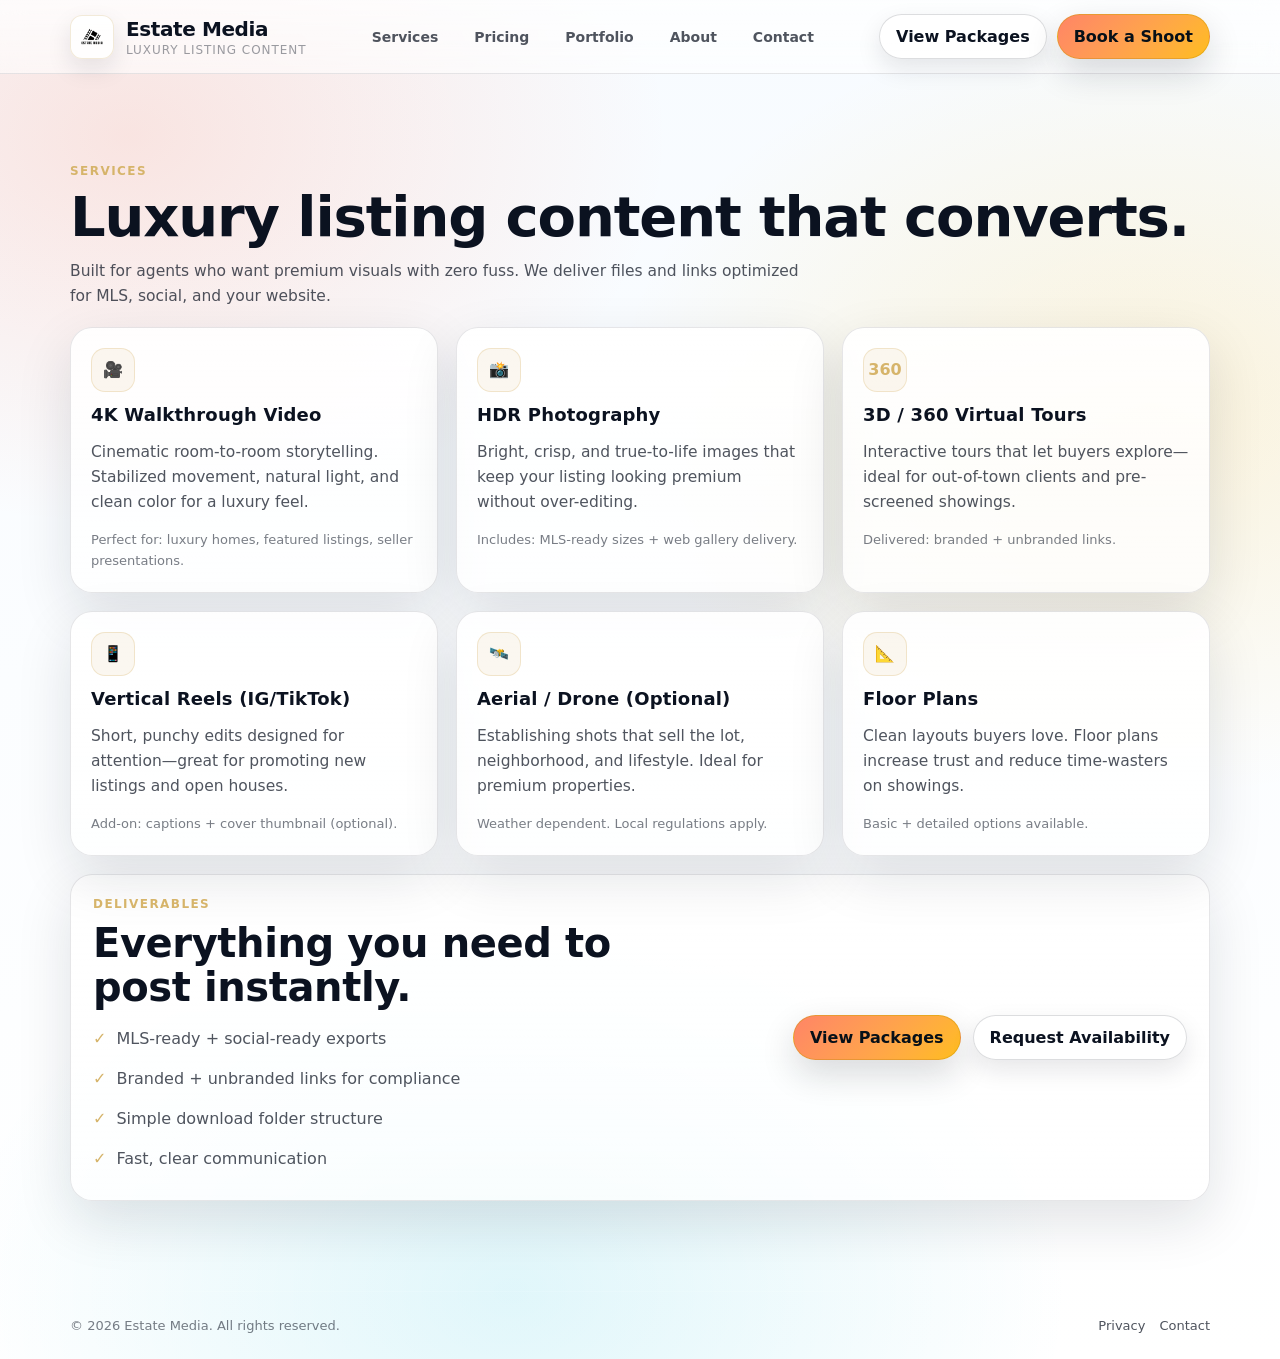
<file: services.html>
<!doctype html>
<html lang="en">
<head>
  <meta charset="utf-8" />
  <meta name="viewport" content="width=device-width, initial-scale=1" />
  <title>Services — Estate Media</title>
  <meta name="description" content="Luxury real estate walkthrough videos, virtual tours, reels, floor plans, and photography across the GTA." />
  <link rel="stylesheet" href="css/style.css" />
</head>
<body class="theme-sunset">
  <header class="topbar">
    <div class="container">
      <div class="nav">
        <a class="brand" href="index.html" aria-label="Estate Media home">
          <img class="logo" src="assets/img/logo.png" alt="Estate Media logo" />
          <div>
            <strong>Estate Media</strong>
            <span>Luxury Listing Content</span>
          </div>
        </a>
        <nav class="navlinks" aria-label="Primary navigation">
          <a href="services.html">Services</a>
          <a href="pricing.html">Pricing</a>
          <a href="portfolio.html">Portfolio</a>
          <a href="about.html">About</a>
          <a href="contact.html">Contact</a>
        </nav>
        <div class="nav-cta">
          <a class="btn secondary" href="pricing.html">View Packages</a>
          <a class="btn" href="contact.html">Book a Shoot</a>
          <button class="menuBtn" data-menu-btn aria-expanded="false" aria-controls="mobileMenu">Menu</button>
        </div>
      </div>
      <div id="mobileMenu" class="mobileMenu" data-mobile-menu data-open="false">
        <a href="services.html">Services</a>
        <a href="pricing.html">Pricing</a>
        <a href="portfolio.html">Portfolio</a>
        <a href="about.html">About</a>
        <a href="contact.html">Contact</a>
      </div>
    </div>
  </header>

  <main>
    <section class="section">
      <div class="container">
        <div class="kicker">Services</div>
        <h1 class="h1" style="margin-top:10px">Luxury listing content that converts.</h1>
        <p class="p" style="margin-top:14px; max-width:75ch">
          Built for agents who want premium visuals with zero fuss. We deliver files and links optimized for MLS, social, and your website.
        </p>

        <div class="grid features" style="margin-top:18px">
          <div class="card feature">
            <div class="icon">🎥</div>
            <h3 class="h3">4K Walkthrough Video</h3>
            <p class="p">Cinematic room-to-room storytelling. Stabilized movement, natural light, and clean color for a luxury feel.</p>
            <div class="small">Perfect for: luxury homes, featured listings, seller presentations.</div>
          </div>

          <div class="card feature">
            <div class="icon">📸</div>
            <h3 class="h3">HDR Photography</h3>
            <p class="p">Bright, crisp, and true-to-life images that keep your listing looking premium without over-editing.</p>
            <div class="small">Includes: MLS-ready sizes + web gallery delivery.</div>
          </div>

          <div class="card feature">
            <div class="icon">360</div>
            <h3 class="h3">3D / 360 Virtual Tours</h3>
            <p class="p">Interactive tours that let buyers explore—ideal for out-of-town clients and pre-screened showings.</p>
            <div class="small">Delivered: branded + unbranded links.</div>
          </div>

          <div class="card feature">
            <div class="icon">📱</div>
            <h3 class="h3">Vertical Reels (IG/TikTok)</h3>
            <p class="p">Short, punchy edits designed for attention—great for promoting new listings and open houses.</p>
            <div class="small">Add-on: captions + cover thumbnail (optional).</div>
          </div>

          <div class="card feature">
            <div class="icon">🛰️</div>
            <h3 class="h3">Aerial / Drone (Optional)</h3>
            <p class="p">Establishing shots that sell the lot, neighborhood, and lifestyle. Ideal for premium properties.</p>
            <div class="small">Weather dependent. Local regulations apply.</div>
          </div>

          <div class="card feature">
            <div class="icon">📐</div>
            <h3 class="h3">Floor Plans</h3>
            <p class="p">Clean layouts buyers love. Floor plans increase trust and reduce time-wasters on showings.</p>
            <div class="small">Basic + detailed options available.</div>
          </div>
        </div>

        <div class="card pad" style="margin-top:18px">
          <div class="split" style="align-items:center">
            <div>
              <div class="kicker">Deliverables</div>
              <h2 class="h2" style="margin-top:10px">Everything you need to post instantly.</h2>
              <ul class="checks" style="margin-top:10px">
                <li><i>✓</i> MLS-ready + social-ready exports</li>
                <li><i>✓</i> Branded + unbranded links for compliance</li>
                <li><i>✓</i> Simple download folder structure</li>
                <li><i>✓</i> Fast, clear communication</li>
              </ul>
            </div>
            <div style="display:flex; gap:12px; justify-content:flex-end; flex-wrap:wrap">
              <a class="btn" href="pricing.html">View Packages</a>
              <a class="btn secondary" href="contact.html">Request Availability</a>
            </div>
          </div>
        </div>

      </div>
    </section>
  </main>

  <footer class="footer">
    <div class="container" style="display:flex; justify-content:space-between; gap:14px; flex-wrap:wrap">
      <div>© <span id="year"></span> Estate Media. All rights reserved.</div>
      <div style="display:flex; gap:14px; flex-wrap:wrap">
        <a href="privacy.html">Privacy</a>
        <a href="contact.html">Contact</a>
      </div>
    </div>
  </footer>

  <script src="js/main.js"></script>
  <script>document.getElementById('year').textContent = new Date().getFullYear();</script>
</body>
</html>
</file>
<file: css/style.css>
:root {
  --bg: #f7fbff;
  --bg2: #ffffff;
  --card: rgba(255, 255, 255, .72);
  --card2: rgba(255, 255, 255, .92);
  --text: #0b1220;
  --muted: rgba(11, 18, 32, .72);
  --muted2: rgba(11, 18, 32, .55);
  --gold: #b8892d;
  --gold2: #d6b46a;
  --line: rgba(11, 18, 32, .12);
  --shadow: 0 20px 55px rgba(16, 24, 40, .12);
  --radius: 22px;
  --radius2: 28px;
  --max: 1180px;
  --accent: #00b8d9;
  /* pool */
  --accent2: #6c63ff;
  /* premium pop */
  --accent3: #ff7a59;
  /* summer */
  --font: ui-sans-serif, system-ui, -apple-system, Segoe UI, Roboto, Helvetica, Arial, "Apple Color Emoji", "Segoe UI Emoji";
}

/* Page themes (swap accents + background glow) */
body.theme-ocean {
  --accent: #00b8d9;
  --accent2: #2a6df6;
  --accent3: #ff7a59;
}

body.theme-sunset {
  --accent: #ff7a59;
  --accent2: #ffb703;
  --accent3: #00b8d9;
}

body.theme-lagoon {
  --accent: #00c2a8;
  --accent2: #00b8d9;
  --accent3: #6c63ff;
}

body.theme-sky {
  --accent: #2a6df6;
  --accent2: #00b8d9;
  --accent3: #ff7a59;
}

body.theme-citrus {
  --accent: #ffb703;
  --accent2: #ff7a59;
  --accent3: #2a6df6;
}

body.theme-rose {
  --accent: #ff4d8d;
  --accent2: #6c63ff;
  --accent3: #00b8d9;
}

body.theme-neutral {
  --accent: #0b1220;
  --accent2: #2a6df6;
  --accent3: #00b8d9;
}

* {
  box-sizing: border-box
}

html {
  scroll-behavior: smooth
}

body {
  margin: 0;
  font-family: var(--font);
  background:
    radial-gradient(900px 650px at 10% 10%, color-mix(in srgb, var(--accent) 18%, transparent), transparent 60%),
    radial-gradient(900px 650px at 90% 30%, color-mix(in srgb, var(--accent2) 14%, transparent), transparent 60%),
    radial-gradient(900px 650px at 40% 95%, color-mix(in srgb, var(--accent3) 12%, transparent), transparent 62%),
    linear-gradient(180deg, var(--bg) 0%, var(--bg2) 100%);
  color: var(--text);
}


/* Utilities */
.container {
  max-width: var(--max);
  margin: 0 auto;
  padding: 0 20px
}

.section {
  padding: 90px 0
}

.grid {
  display: grid;
  gap: 18px
}

.badge {
  display: inline-flex;
  align-items: center;
  gap: 8px;
  padding: 10px 14px;
  border-radius: 999px;
  background: color-mix(in srgb, var(--accent) 12%, white);
  border: 1px solid color-mix(in srgb, var(--accent) 26%, rgba(11, 18, 32, .10));
  color: color-mix(in srgb, var(--accent2) 70%, #0b1220);
  font-weight: 700;
  font-size: 13px;
}

.btn {
  display: inline-flex;
  align-items: center;
  justify-content: center;
  gap: 10px;
  padding: 12px 16px;
  border-radius: 999px;
  border: 1px solid color-mix(in srgb, var(--accent2) 35%, rgba(11, 18, 32, .14));
  background: linear-gradient(135deg,
      color-mix(in srgb, var(--accent) 92%, white),
      color-mix(in srgb, var(--accent2) 92%, white));
  color: #071018;
  text-decoration: none;
  font-weight: 800;
  box-shadow: 0 14px 34px rgba(16, 24, 40, .16);
  transition: transform .15s ease, filter .15s ease, border-color .15s ease;
}

.btn:hover {
  transform: translateY(-1px);
  filter: brightness(1.02);
  border-color: color-mix(in srgb, var(--accent2) 55%, rgba(11, 18, 32, .16))
}

.btn.secondary {
  background: rgba(255, 255, 255, .82);
  border-color: rgba(11, 18, 32, .14);
  color: var(--text);
  box-shadow: 0 10px 24px rgba(16, 24, 40, .10);
}

.btn.secondary:hover {
  border-color: rgba(11, 18, 32, .22)
}

.card {
  background: linear-gradient(180deg, rgba(255, 255, 255, .92), rgba(255, 255, 255, .72));
  border: 1px solid rgba(11, 18, 32, .10);
  border-radius: var(--radius);
  box-shadow: var(--shadow);
}

.card.pad {
  padding: 22px
}

h1,
h2,
h3 {
  margin: 0
}

.h1 {
  font-size: clamp(34px, 5vw, 56px);
  line-height: 1.02;
  letter-spacing: -.02em
}

.h2 {
  font-size: clamp(26px, 3.2vw, 40px);
  line-height: 1.1;
  letter-spacing: -.01em
}

.h3 {
  font-size: 18px;
  letter-spacing: .01em
}

.p {
  color: var(--muted);
  line-height: 1.6;
  font-size: 15.5px
}

.small {
  color: var(--muted2);
  font-size: 13px;
  line-height: 1.6
}

.kicker {
  color: var(--gold2);
  font-weight: 800;
  letter-spacing: .12em;
  font-size: 12px;
  text-transform: uppercase
}

/* Topbar */
.topbar {
  position: sticky;
  top: 0;
  z-index: 50;
  backdrop-filter: blur(12px);
  background: linear-gradient(180deg, rgba(255, 255, 255, .78), rgba(255, 255, 255, .58));
  border-bottom: 1px solid rgba(11, 18, 32, .10);
}

.nav {
  display: flex;
  align-items: center;
  justify-content: space-between;
  padding: 14px 0;
}

.brand {
  display: flex;
  align-items: center;
  gap: 12px;
  text-decoration: none;
  color: var(--text);
}

.logo {
  width: 38px;
  height: 38px;
  border-radius: 12px;
  background: radial-gradient(circle at 30% 30%,
      color-mix(in srgb, var(--accent2) 55%, white),
      color-mix(in srgb, var(--accent) 45%, white) 45%,
      rgba(255, 255, 255, .0) 78%);
  border: 1px solid rgba(11, 18, 32, .12);
  box-shadow: 0 14px 45px rgba(42, 109, 246, .10);
}

.brand strong {
  font-size: 15px;
  letter-spacing: .06em;
  text-transform: uppercase
}

.brand span {
  display: block;
  font-size: 12px;
  color: var(--muted2);
  margin-top: 2px
}

.navlinks {
  display: flex;
  align-items: center;
  gap: 16px
}

.navlinks a {
  color: var(--muted);
  text-decoration: none;
  font-weight: 650;
  font-size: 14px;
  padding: 10px 10px;
  border-radius: 999px;
  transition: background .15s ease, color .15s ease;
}

.navlinks a:hover {
  background: rgba(255, 255, 255, .06);
  color: var(--text)
}

.nav-cta {
  display: flex;
  align-items: center;
  gap: 10px
}

.menuBtn {
  display: none;
  background: transparent;
  border: 1px solid rgba(255, 255, 255, .16);
  color: var(--text);
  padding: 10px 12px;
  border-radius: 12px
}

.mobileMenu {
  display: none;
  padding: 0 0 14px 0;
}

.mobileMenu a {
  display: block;
  padding: 12px 10px;
  border-radius: 14px;
  color: var(--muted);
  text-decoration: none;
  font-weight: 700
}

.mobileMenu a:hover {
  background: rgba(255, 255, 255, .06);
  color: var(--text)
}

/* Hero */
.hero {
  min-height: 86vh;
  display: flex;
  align-items: stretch;
  position: relative;
  overflow: hidden;
}

.heroBg {
  position: absolute;
  inset: 0;
  background:
    linear-gradient(90deg,
      rgba(255, 255, 255, .90) 0%,
      rgba(255, 255, 255, .70) 46%,
      rgba(255, 255, 255, .40) 70%,
      rgba(255, 255, 255, .62) 100%),
    url('https://images.unsplash.com/photo-1600607687939-ce8a6c25118c?auto=format&fit=crop&w=2400&q=80');
  background-size: cover;
  background-position: center;
  transform: scale(1.04);
}

.hero::after {
  content: "";
  position: absolute;
  inset: 0;
  background:
    radial-gradient(900px 520px at 18% 26%, color-mix(in srgb, var(--accent) 18%, transparent), transparent 60%),
    radial-gradient(820px 520px at 82% 60%, color-mix(in srgb, var(--accent2) 14%, transparent), transparent 62%);
  pointer-events: none;
}

.heroInner {
  position: relative;
  z-index: 2;
  display: grid;
  grid-template-columns: 1.1fr .9fr;
  gap: 22px;
  padding: 66px 0
}

.heroCard {
  padding: 28px;
  border-radius: var(--radius2);
  border: 1px solid rgba(255, 255, 255, .14);
  background: linear-gradient(180deg, rgba(255, 255, 255, .09), rgba(255, 255, 255, .03));
  box-shadow: 0 40px 90px rgba(0, 0, 0, .55);
}

.heroActions {
  display: flex;
  gap: 12px;
  flex-wrap: wrap;
  margin-top: 18px
}

.heroStats {
  display: grid;
  grid-template-columns: repeat(3, 1fr);
  gap: 12px;
  margin-top: 22px
}

.stat {
  padding: 14px;
  border-radius: 18px;
  border: 1px solid rgba(255, 255, 255, .12);
  background: rgba(255, 255, 255, .05)
}

.stat b {
  display: block;
  font-size: 18px
}

.stat span {
  display: block;
  font-size: 12px;
  color: var(--muted2);
  margin-top: 6px
}

.heroAside {
  align-self: end;
}

.asideCard {
  padding: 20px;
  border-radius: var(--radius2)
}

.asideCard .row {
  display: flex;
  justify-content: space-between;
  align-items: center;
  gap: 14px
}

.pill {
  display: inline-flex;
  gap: 8px;
  align-items: center;
  padding: 9px 12px;
  border-radius: 999px;
  border: 1px solid rgba(214, 180, 106, .30);
  background: rgba(214, 180, 106, .10);
  color: var(--gold2);
  font-weight: 800;
  font-size: 12px
}

.list {
  margin: 14px 0 0 0;
  padding: 0;
  list-style: none
}

.list li {
  padding: 10px 0;
  border-top: 1px solid rgba(255, 255, 255, .10);
  color: var(--muted);
  display: flex;
  justify-content: space-between;
  gap: 12px
}

.list li:first-child {
  border-top: 0
}

.list li span {
  color: var(--text);
  font-weight: 750
}

/* Sections */
.split {
  display: grid;
  grid-template-columns: 1fr 1fr;
  gap: 18px
}

.features {
  grid-template-columns: repeat(3, 1fr)
}

.feature {
  padding: 20px
}

.icon {
  width: 44px;
  height: 44px;
  border-radius: 14px;
  display: grid;
  place-items: center;
  border: 1px solid rgba(214, 180, 106, .28);
  background: rgba(214, 180, 106, .10);
  color: var(--gold2);
  font-weight: 900;
  margin-bottom: 12px;
}

.pricing {
  grid-template-columns: repeat(3, 1fr)
}

.priceCard {
  padding: 24px;
  position: relative;
  overflow: hidden
}

.priceCard.popular {
  border-color: rgba(214, 180, 106, .45)
}

.priceCard.popular::before {
  content: "";
  position: absolute;
  inset: -2px;
  background: radial-gradient(600px 300px at 30% 10%, rgba(214, 180, 106, .22), transparent 55%);
  pointer-events: none;
}

.price {
  display: flex;
  align-items: baseline;
  gap: 8px;
  margin: 10px 0 8px
}

.price b {
  font-size: 34px
}

.price span {
  color: var(--muted2);
  font-size: 13px
}

.checks {
  margin: 14px 0 0;
  padding: 0;
  list-style: none
}

.checks li {
  display: flex;
  gap: 10px;
  padding: 10px 0;
  border-top: 1px solid rgba(255, 255, 255, .10);
  color: var(--muted)
}

.checks li:first-child {
  border-top: 0
}

.checks li i {
  color: var(--gold2);
  font-style: normal;
  font-weight: 900
}

.gallery {
  grid-template-columns: repeat(12, 1fr)
}

.gItem {
  border-radius: 22px;
  overflow: hidden;
  border: 1px solid rgba(11, 18, 32, .10);
  background: rgba(255, 255, 255, .9)
}

.gItem img {
  width: 100%;
  height: 100%;
  object-fit: cover;
  display: block;
  filter: saturate(1.06) contrast(1.02)
}

.g1 {
  grid-column: span 7;
  height: 360px
}

.g2 {
  grid-column: span 5;
  height: 360px
}

.g3 {
  grid-column: span 4;
  height: 280px
}

.g4 {
  grid-column: span 4;
  height: 280px
}

.g5 {
  grid-column: span 4;
  height: 280px
}

.testimonials {
  grid-template-columns: repeat(3, 1fr)
}

.quote {
  padding: 22px
}

.quote .name {
  margin-top: 14px;
  color: var(--text);
  font-weight: 800
}

.quote .role {
  color: var(--muted2);
  font-size: 12px;
  margin-top: 4px
}

.faq {
  grid-template-columns: 1fr
}

details {
  border: 1px solid rgba(255, 255, 255, .12);
  border-radius: 18px;
  background: rgba(255, 255, 255, .05);
  padding: 14px 16px;
}

details summary {
  cursor: pointer;
  font-weight: 800;
  color: var(--text)
}

details p {
  margin: 10px 0 0;
  color: var(--muted);
  line-height: 1.6
}

.formGrid {
  display: grid;
  grid-template-columns: 1fr 1fr;
  gap: 12px
}

input,
textarea,
select {
  width: 100%;
  padding: 13px 14px;
  border-radius: 16px;
  border: 1px solid rgba(255, 255, 255, .14);
  background: rgba(0, 0, 0, .22);
  color: var(--text);
  outline: none;
}

textarea {
  min-height: 140px;
  resize: vertical
}

input::placeholder,
textarea::placeholder {
  color: rgba(238, 242, 255, .45)
}

label {
  display: block;
  margin: 10px 0 8px;
  color: var(--muted2);
  font-size: 13px;
  font-weight: 700
}

.footer {
  border-top: 1px solid rgba(255, 255, 255, .10);
  padding: 26px 0;
  color: var(--muted2);
  font-size: 13px;
}

.footer a {
  color: var(--muted);
  text-decoration: none
}

.footer a:hover {
  color: var(--text)
}

/* Responsive */
@media (max-width: 980px) {
  .heroInner {
    grid-template-columns: 1fr;
    padding: 52px 0
  }

  .split {
    grid-template-columns: 1fr
  }

  .features {
    grid-template-columns: 1fr
  }

  .pricing {
    grid-template-columns: 1fr
  }

  .testimonials {
    grid-template-columns: 1fr
  }

  .gallery {
    gap: 14px
  }

  .g1,
  .g2 {
    grid-column: span 12;
    height: 320px
  }

  .g3,
  .g4,
  .g5 {
    grid-column: span 12;
    height: 260px
  }

  .navlinks {
    display: none
  }

  .menuBtn {
    display: inline-flex
  }

  .mobileMenu {
    display: none
  }

  .formGrid {
    grid-template-columns: 1fr
  }
}

@media (prefers-reduced-motion: reduce) {
  html {
    scroll-behavior: auto
  }

  .btn {
    display: inline-flex;
    align-items: center;
    justify-content: center;
    gap: 10px;
    padding: 12px 16px;
    border-radius: 999px;
    border: 1px solid color-mix(in srgb, var(--accent2) 35%, rgba(11, 18, 32, .14));
    background: linear-gradient(135deg,
        color-mix(in srgb, var(--accent) 92%, white),
        color-mix(in srgb, var(--accent2) 92%, white));
    color: #071018;
    text-decoration: none;
    font-weight: 800;
    box-shadow: 0 14px 34px rgba(16, 24, 40, .16);
    transition: transform .15s ease, filter .15s ease, border-color .15s ease;
  }
}


/* --- Pricing enhancements (generated) --- */
.grid.prices {
  display: grid;
  grid-template-columns: repeat(3, minmax(0, 1fr));
  gap: 18px;
}

@media (max-width: 980px) {
  .grid.prices {
    grid-template-columns: repeat(2, minmax(0, 1fr));
  }
}

@media (max-width: 640px) {
  .grid.prices {
    grid-template-columns: 1fr;
  }
}

.price-card .price-row {
  display: flex;
  align-items: baseline;
  gap: 10px;
  margin: 10px 0 8px;
}

.price-card .price {
  font-size: 38px;
  font-weight: 800;
  letter-spacing: -0.03em;
}

.checklist {
  list-style: none;
  padding: 0;
  margin: 14px 0 14px;
  display: grid;
  gap: 8px;
}

.checklist li {
  position: relative;
  padding-left: 26px;
}

.checklist li::before {
  content: "✓";
  position: absolute;
  left: 0;
  top: 0;
  font-weight: 800;
}

.fineprint {
  font-size: 13px;
  opacity: .85;
  line-height: 1.35;
  margin: 10px 0 14px;
}

.section-note {
  margin-top: 22px;
  padding: 18px;
}

.page-hero.compact {
  padding: 54px 0 26px;
}

.theme-gold {
  --accent: var(--gold);
  --accent2: var(--gold2);
  --accent3: #f2d89b;
}

.btn.gold {
  background: linear-gradient(135deg, var(--gold2), var(--gold));
  color: #1b1408;
  border: 1px solid rgba(184, 137, 45, .35);
}

.btn.gold:hover {
  transform: translateY(-1px);
  filter: saturate(1.05);
}

/* --- Premium pricing cards (image overlay) --- */
.prices--feature {
  grid-template-columns: repeat(3, minmax(0, 1fr));
}

.prices--addons {
  grid-template-columns: repeat(4, minmax(0, 1fr));
}

@media (max-width: 1100px) {
  .prices--addons {
    grid-template-columns: repeat(2, minmax(0, 1fr));
  }
}

@media (max-width: 980px) {
  .prices--feature {
    grid-template-columns: repeat(2, minmax(0, 1fr));
  }
}

@media (max-width: 640px) {

  .prices--feature,
  .prices--addons {
    grid-template-columns: 1fr;
  }
}

.price-card {
  overflow: hidden;
}

.price-card--image {
  position: relative;
  border-radius: var(--radius);
  border: 1px solid rgba(184, 137, 45, .22);
  box-shadow: 0 18px 45px rgba(16, 24, 40, .12);
  min-height: 360px;
  background:
    linear-gradient(180deg, rgba(255, 255, 255, .10), rgba(255, 255, 255, .08)),
    var(--cardbg);
  background-size: cover;
  background-position: center;
}

.price-card--image::after {
  content: "";
  position: absolute;
  inset: 0;
  background:
    radial-gradient(1200px 500px at 20% 0%, rgba(214, 180, 106, .30), rgba(214, 180, 106, 0) 55%),
    linear-gradient(180deg, rgba(9, 13, 20, .12), rgba(9, 13, 20, .72));
  pointer-events: none;
}

.price-card__overlay {
  position: relative;
  z-index: 1;
  padding: 18px;
  display: flex;
  flex-direction: column;
  gap: 10px;
  height: 100%;
}

.on-dark {
  color: rgba(255, 255, 255, .92);
}

.on-dark li {
  color: rgba(255, 255, 255, .92);
}

.on-dark.muted,
.on-dark .muted {
  color: rgba(255, 255, 255, .78);
}

.pill--gold {
  background: linear-gradient(135deg, rgba(214, 180, 106, .95), rgba(184, 137, 45, .95));
  color: #1b1408;
  border: 1px solid rgba(255, 255, 255, .25);
}

.pricing-hero {
  background:
    radial-gradient(1200px 520px at 10% 0%, rgba(214, 180, 106, .22), rgba(214, 180, 106, 0) 60%),
    radial-gradient(900px 420px at 80% 15%, rgba(184, 137, 45, .14), rgba(184, 137, 45, 0) 58%);
}

/* --- Brand/logo tweaks (generated) --- */
.brand {
  gap: 12px;
}

.brand .logo {
  width: 44px;
  height: 44px;
  border-radius: 12px;
  box-shadow: 0 10px 25px rgba(16, 24, 40, .10);
  border: 1px solid rgba(184, 137, 45, .18);
  object-fit: contain;
  background: rgba(255, 255, 255, .85);
  padding: 6px;
}

.brand strong {
  font-size: 20px;
  letter-spacing: -0.02em;
  text-transform: none;
}

.brand span {
  font-size: 12px;
  letter-spacing: 0.08em;
  text-transform: uppercase;
  opacity: .75;
}

.prices--home {
  grid-template-columns: repeat(3, minmax(0, 1fr));
}

@media (max-width: 980px) {
  .prices--home {
    grid-template-columns: repeat(2, minmax(0, 1fr));
  }
}

@media (max-width: 640px) {
  .prices--home {
    grid-template-columns: 1fr;
  }
}


/* Contact form fields: force white boxes */
form input,
form textarea,
form select {
  background: #ffffff !important;
  color: var(--text) !important;
  border: 1px solid rgba(11, 18, 32, .18) !important;
}

form input::placeholder,
form textarea::placeholder {
  color: rgba(11, 18, 32, .45) !important;
}

form input:focus,
form textarea:focus,
form select:focus {
  outline: none;
  border-color: rgba(184, 137, 45, .55) !important;
  /* gold-ish focus */
  box-shadow: 0 0 0 4px rgba(184, 137, 45, .18) !important;
}

/* Reduce empty space between sections (index-specific helper) */
.tight-top {
  padding-top: 24px !important;
}

.tight-bottom {
  padding-bottom: 24px !important;
}

/* If the gap is caused by headings/paragraphs */
.tight-top .h2,
.tight-top .h3 {
  margin-top: 0 !important;
}

/* ========= MOBILE RESCUE PATCH (EstateMedia) ========= */

/* 0) Prevent squeeze from fixed widths/min-widths */
html, body { max-width: 100%; overflow-x: hidden; }
*, *::before, *::after { box-sizing: border-box; }
img, video { max-width: 100%; height: auto; }

/* 1) Use a wider breakpoint (phones + small tablets) */
@media (max-width: 900px){

  /* Containers: give real breathing room */
  .container { padding-left: 16px !important; padding-right: 16px !important; }

  /* 2) FORCE single-column layouts everywhere */
  .heroInner,
  .split,
  .grid,
  .grid.features,
  .grid.pricing,
  .grid.prices,
  .prices--home,
  .prices--feature,
  .prices--addons {
    display: grid !important;
    grid-template-columns: 1fr !important;
  }

  /* 3) If any of those were flex rows, force wrap/stack */
  .heroInner, .split, .nav, .nav-cta {
    flex-direction: column !important;
    align-items: stretch !important;
  }

  /* 4) Kill any accidental scaling that makes things look compressed */
  body, main, section, .container, .card {
    transform: none !important;
  }

  /* 5) Hero: reduce dead space + keep text readable */
  .hero { padding: 26px 0 !important; }
  .heroCard { margin-top: 14px !important; }

  /* 6) Pricing cards overlay: give more room for text on mobile */
  .price-card--image { min-height: 460px !important; }
  .price-card__overlay { padding: 16px !important; gap: 8px !important; }

  /* 7) Big text: scale down cleanly */
  .h1 { font-size: 34px !important; line-height: 1.05 !important; }
  .h2 { font-size: 26px !important; line-height: 1.12 !important; }
  .h3 { font-size: 18px !important; line-height: 1.2 !important; }
  .lead, .p { font-size: 16px !important; }

  /* 8) Buttons: full width looks premium on mobile */
  .btn { width: 100%; justify-content: center; }
}

/* ========= END PATCH ========= */

/* Topbar buttons: consistent pill shape + centered text on mobile */
@media (max-width: 900px){
  .topbar .nav-cta{
    display: grid !important;
    grid-template-columns: 1fr !important;
    gap: 10px !important;
    width: 100%;
  }

  .topbar .nav-cta .btn{
    width: 100% !important;
    display: inline-flex !important;
    align-items: center !important;
    justify-content: center !important;
    text-align: center !important;

    /* Same pill shape */
    border-radius: 999px !important;
    padding: 12px 16px !important;
    line-height: 1 !important;
    min-height: 44px !important;
  }
}

/* Mobile: add breathing room between logo text and CTA buttons */
@media (max-width: 900px){
  .topbar .nav{
    row-gap: 10px !important;   /* space between brand/nav/cta stack */
  }
  .topbar .nav-cta{
    margin-top: 10px !important; /* space above buttons */
  }
}
</file>
